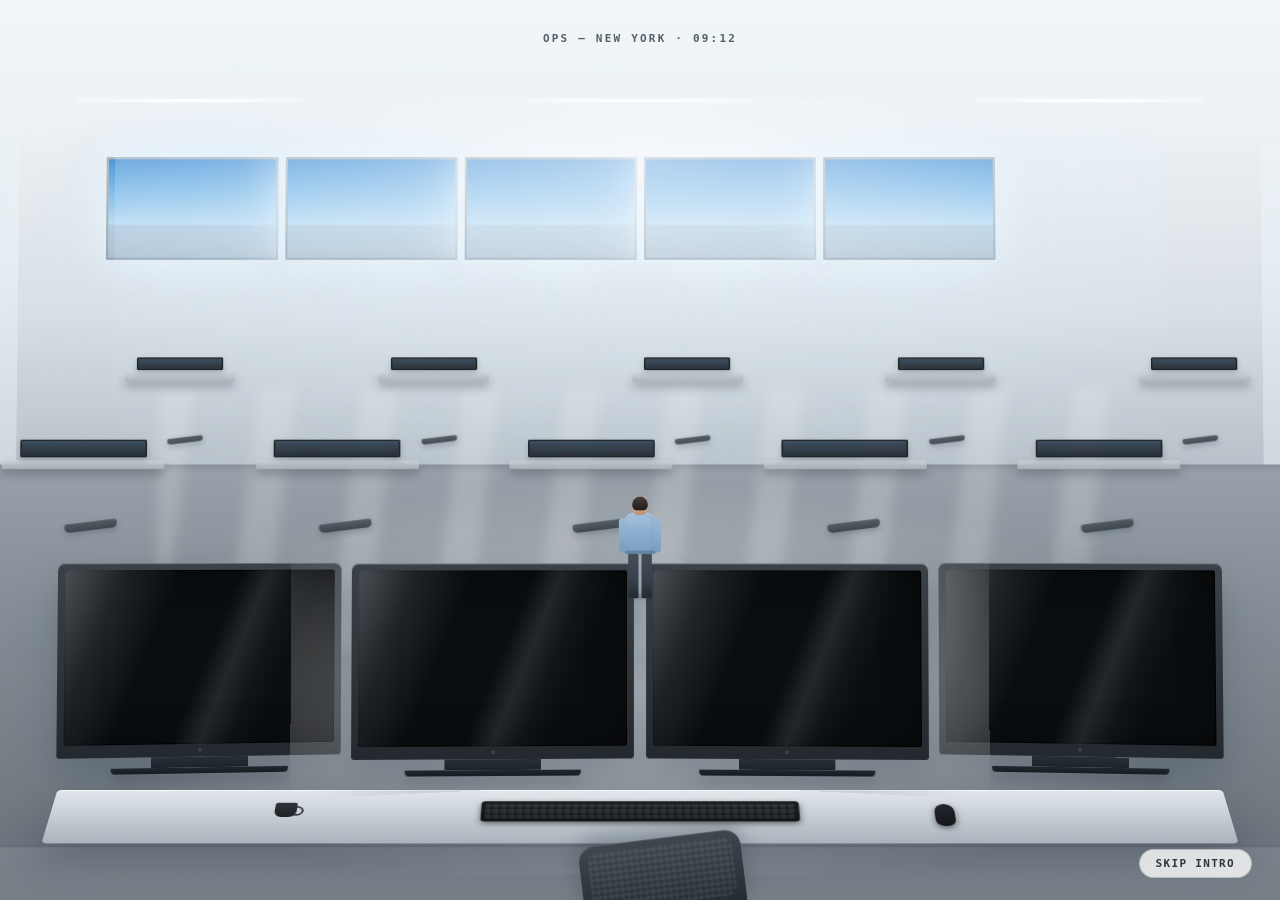
<file: web/index.html>
<!doctype html>
<html lang="en" data-theme="light">
<head>
<meta charset="utf-8">
<meta name="viewport" content="width=device-width, initial-scale=1">
<title>Exception Desk</title>
<link rel="icon" href="favicon.svg" type="image/svg+xml">
<link rel="stylesheet" href="app.css">
<link rel="stylesheet" href="intro.css">
</head>
<body>
<div class="wrap">

  <header>
    <div><h1>Exception Desk</h1></div>
    <div style="display:flex;gap:8px;align-items:center">
      <a href="board.html" class="chip" id="boardLink" style="text-decoration:none">Board</a>
      <button class="chip" id="help" style="cursor:pointer" title="Replay the tutorial">Help</button>
      <button class="chip" id="replay" style="cursor:pointer" title="Replay the arrival">Intro</button>
      <span class="chip is-static" title="All data on this page is generated, not real">Synthetic</span>
      <button id="theme" title="Light / dark">◑</button>
    </div>
  </header>
  <p class="tagline">Take the shift. Something breaks, the clock runs, and every move
    costs minutes.</p>

  <div id="err" class="err"></div>

  <!-- ==================== PICK ==================== -->
  <section id="view-pick">
    <div class="hero" id="shiftCards"></div>
    <p class="tagline-sm" style="margin-top:18px">
      Checks are deterministic — the same check always returns the same finding.
      Agents are real model calls when a key is configured. Nothing here touches a real
      market, broker or system.
    </p>
  </section>

  <!-- ==================== THE DESK ==================== -->
  <section id="view-shift" class="hidden">
    <div class="room desk-root">
      <div class="wall">
        <div class="ceilplane"><i></i><i></i><i></i><i></i></div>
        <div class="column"></div>

        <div class="glassroom">
          <div class="sil" style="left:18%"></div>
          <div class="sil" style="left:40%"></div>
          <div class="sil" style="left:66%"></div>
        </div>
        <div class="sign">Ops — Floor 31</div>

        <div class="window">
          <div class="sky" id="sky"></div>
          <svg viewBox="0 0 620 120" preserveAspectRatio="none" id="skyline"></svg>
          <div class="sun"></div>
          <div class="mullion-v"></div><div class="mullion-h"></div>
          <div class="glare"></div>
        </div>

        <div class="clocks" id="clocks"></div>
        <div class="floorline" id="floorline"></div>
        <div class="roomshafts"></div>
        <div class="sunpatch"></div>
        <div class="roomlight"></div>
      </div>

      <div class="workstation" style="padding:0 18px">
      <div class="monitors">
        <div class="monitor">
          <div class="bezel"><div class="glass">
            <div class="titlebar"><span>Alert monitor</span><span class="cnt" id="alertCount">0</span></div>
            <div class="screen" id="scrAlerts"></div>
          </div></div>
          <div class="stand"></div><div class="foot"></div>
        </div>

        <div class="monitor tall">
          <div class="bezel"><div class="glass">
            <div class="titlebar"><span id="centreTitle">Incident</span><span class="cnt" id="centreTag"></span></div>
            <div class="screen" id="scrCentre"></div>
          </div></div>
          <div class="stand"></div><div class="foot"></div>
        </div>

        <div class="monitor">
          <div class="bezel"><div class="glass">
            <div class="titlebar"><span>Shift log</span><span class="cnt" id="logCount">0</span></div>
            <div class="screen" id="scrLog"></div>
          </div></div>
          <div class="stand"></div><div class="foot"></div>
        </div>
      </div>

      <div class="deskhint" id="deskhint"></div>

      <div class="desk locked" id="desk">
        <div>
          <div class="deskplate" id="plate">Ops — New York</div>
          <div class="keys" id="keys"></div>
        </div>

        <div class="gadgets">
          <div class="deskclock">
            <div class="lbl">Elapsed</div>
            <div class="big" id="clockBig">0<span style="font-size:1rem;color:#7f8a89">/0m</span></div>
            <div class="sub" id="clockSub">shift running</div>
          </div>

          <div id="phones"></div>

          <div class="dial">
            <div class="lbl">Root cause</div>
            <select id="rootPick"></select>
            <button id="declare">Declare</button>
          </div>

          <div class="notepad" id="notepad">
            <strong>Handover pad</strong>
            End the shift and write the note for the next region.
          </div>
        </div>

        <div class="deskobjects" aria-hidden="true">
          <div class="obj-keyboard"></div>
          <div class="obj-mouse"></div>
          <div class="obj-headset"></div>
          <div class="obj-cup"></div>
          <div class="obj-bottle"></div>
          <div class="obj-plant"></div>
          <div class="obj-cables"></div>

        </div>
      </div>
    </div>
  </section>

  <!-- ==================== HANDOVER ==================== -->
  <section id="view-handover" class="hidden">
    <div class="panel">
      <div class="panelhead">
        <div>
          <h2>End of shift</h2>
          <p class="hint">Write the handover for the next region. Four sections: resolved,
            watch items, for the next region, reminders. Someone with no context has to act
            on this within five minutes.</p>
        </div>
        <button id="backToDesk" class="chip" type="button">← Back to the desk</button>
      </div>
      <p class="hint" id="handoverClock"></p>
      <textarea id="note" placeholder="RESOLVED&#10;- &#10;&#10;WATCH ITEMS&#10;- &#10;&#10;FOR THE NEXT REGION&#10;- &#10;&#10;REMINDERS&#10;- "></textarea>
      <div style="display:flex;gap:8px;margin-top:10px;flex-wrap:wrap">
        <button id="draftNote">Have the handover agent draft it</button>
        <button id="submitNote" style="border-color:var(--series-1);color:var(--series-1)">
          Send to the next region</button>
        <button id="skipJudge" title="Score the shift without sending the note to an agent">
          Finish without sending</button>
      </div>
      <div id="noteOut"></div>
    </div>
  </section>

  <!-- ==================== DEBRIEF ==================== -->
  <section id="view-debrief" class="hidden">
    <div class="panel">
      <div class="panelhead">
        <h2>Debrief</h2>
        <span class="chip is-static" id="debriefShift"></span>
      </div>
      <div class="grade" id="grade"></div>
      <p class="hint" id="gradeSub"></p>
      <div id="scoreRows" style="margin-top:14px"></div>
      <div id="truthBox"></div>
      <p style="margin-top:18px;font-size:14px;color:var(--ink-2)" id="debriefText"></p>
      <div id="judgeOut"></div>
      <div style="margin-top:18px;display:flex;gap:8px">
        <button id="again">Another shift</button>
        <a href="board.html"><button>Look at the data</button></a>
      </div>
    </div>
  </section>

  <footer>
    All data synthetic. Topology, failure modes and propagation are modelled on how
    systematic trading operations break; no real market data, broker relationship or
    firm system is involved.
  </footer>
</div>

<script>
const $ = (s) => document.querySelector(s);
const AGENT_COST = 4;

/** Application state events. Emitted at the point the state actually changes,
 *  not from a click handler — anything that wants to observe the app (the
 *  tutorial today, analytics or tests tomorrow) listens to these. */
const emit = (name, detail) =>
  dispatchEvent(new CustomEvent('ed:' + name, { detail }));
const D = { shifts: null, answers: null, agents: null };
let S = null;

const getJSON = async (p) => {
  const r = await fetch(p, { cache: 'no-store' });
  if (!r.ok) throw new Error(p + ' → HTTP ' + r.status);
  return r.json();
};
const clock = (m) => `${String(Math.floor(m/60)%24).padStart(2,'0')}:${String(Math.floor(m%60)).padStart(2,'0')}`;
const esc = (s) => String(s).replace(/[&<>]/g, (c) => ({ '&':'&amp;','<':'&lt;','>':'&gt;' }[c]));

/** Alert messages are written as "service: what happened", and the row already
 *  shows the service in its own column. Printing both gives every line the
 *  shape "svc_oms — svc_oms: queue depth 38000", which reads as a rendering
 *  bug and costs a third of the row's width. */
const msgOf = (a) => {
  const m = String(a.message || '');
  const prefix = a.service + ': ';
  return m.startsWith(prefix) ? m.slice(prefix.length) : m;
};

/* ------------------------------------------------------------------ boot */
(async function boot() {
  try {
    [D.shifts, D.answers, D.agents] = await Promise.all([
      getJSON('data/shifts.json'), getJSON('data/shift_answers.json'), getJSON('data/agents.json'),
    ]);
  } catch (e) {
    $('#err').textContent = 'Could not load data — ' + e.message +
      '  •  run `make site`, then `make serve` (http, not file://)';
    return;
  }
  $('#shiftCards').innerHTML = D.shifts.map((s, i) => `
    <button class="card" data-i="${i}">
      <span class="when">${esc(s.opens_at)}</span>
      <h3>${esc(s.title)}</h3>
      <p>${esc(s.brief.slice(0, 145))}…</p>
      <span class="meta">${s.budget_minutes} min · ${s.checks.length} checks</span>
    </button>`).join('');
  document.querySelectorAll('.card').forEach((c) =>
    c.addEventListener('click', () => start(D.shifts[+c.dataset.i])));

  // The tour waits for the arrival sequence rather than competing with it.
  // `introPending` is set the moment intro.js is parsed; #intro itself is not
  // built until DOMContentLoaded, and this function has already awaited a fetch
  // by the time it looks — so asking for the element raced the film and could
  // put the welcome card on top of it.
  const forced = new URLSearchParams(location.search).has('tutorial');
  if (window.introPending) {
    addEventListener('intro:done', () => Tour.start(forced), { once: true });
  } else {
    setTimeout(() => Tour.start(forced), 400);
  }
})();

const show = (id) => {
  ['pick','shift','handover','debrief'].forEach((v) =>
    $('#view-' + v).classList.toggle('hidden', v !== id));
  window.scrollTo({ top: 0, behavior: 'smooth' });
};

/* ------------------------------------------------------------------ run */
async function start(shift) {
  let alerts = [];
  try {
    const p = await getJSON(`data/${shift.key}.alerts.json`);
    // Time alerts from the minute the shift opens, not from the scenario window.
    // You are picking up an incident already in progress: anything that fired
    // before you sat down (rel < 0) is on the board when you accept.
    const open = shiftHour(shift) * 60;
    alerts = p.alerts.map((a) => ({ ...a, rel: a.ts_minute - open })).sort((x, y) => x.rel - y.rel);
  } catch { /* the board is a bonus, not a dependency */ }

  S = { shift, alerts, elapsed: 0, log: [], findings: [], checksRun: [], actionsTaken: [],
        impactsReached: [], declaredRoot: null, declaredAt: null, agentsUsed: [],
        busy: false, centre: { mode: 'brief' }, lastSeen: 12, phase: 'off', powered: false };

  emit('scenario-picked', { key: shift.key });
  // opens_at already carries the region ("05:12 New York"), so concatenating the
  // desk name gave "Ops — New York · 05:12 New York". Keep the desk, take the clock.
  $('#plate').textContent = 'Ops — New York  ·  ' + String(shift.opens_at || '').replace(/\s*New York\s*$/i, '');
  $('#rootPick').innerHTML = '<option value="">— select —</option>' +
    shift.candidates.map((c) => `<option value="${c}">${c}</option>`).join('');
  $('#note').value = ''; $('#noteOut').innerHTML = ''; $('#judgeOut').innerHTML = '';

  paintWindow(shiftHour(shift));
  paintFloor();
  paintClocks();
  show('shift');
  render();
}

/* --------------------------------------------------------- the room */

const shiftHour = (shift) => {
  const m = /(\d{1,2}):(\d{2})/.exec(shift.opens_at || '');
  return m ? +m[1] + (+m[2]) / 60 : 6;
};

/** Daylight sky. The desk is always shown as a working floor during business
 *  hours — the shift's own clock still says 05:12, but the ROOM reads as a lit
 *  modern office, which is the contrast the scene is built on. Earlier hours
 *  get a marginally cooler sky, never a dark one. */
function skyFor(h) {
  if (h < 7)  return ['#5f9fd8', '#95c3e6', '#cfe3f2'];   // early, still bright
  if (h < 9)  return ['#559ad9', '#8fc0e8', '#d6e8f5'];
  return ['#4a93d6', '#84b9e6', '#dceaf4'];               // mid-morning
}

function paintWindow(hour) {
  const [a, b, c] = skyFor(hour);
  $('#sky').style.background = `linear-gradient(180deg, ${a} 0%, ${b} 58%, ${c} 100%)`;

  // Deterministic skyline: same city every time, so the scene is stable across
  // runs and screenshots. Daytime, so the towers are lit surfaces rather than
  // silhouettes and almost no interior lights show.
  let seed = 20260924;
  const rnd = () => (seed = (seed * 1103515245 + 12345) & 0x7fffffff) / 0x7fffffff;
  const dark = false;
  const lit = 0.04;
  let out = '', x = -8;
  while (x < 628) {
    const w = 22 + Math.round(rnd() * 34);
    const h = 26 + Math.round(rnd() * 78);
    const shade = dark ? '#05070c' : '#2c3f52';
    out += `<rect x="${x}" y="${120 - h}" width="${w}" height="${h}" fill="${shade}"/>`;
    for (let wy = 120 - h + 7; wy < 114; wy += 9) {
      for (let wx = x + 5; wx < x + w - 5; wx += 8) {
        if (rnd() < lit) {
          const warm = '#e8f2fa';
          out += `<rect x="${wx}" y="${wy}" width="3" height="4" fill="${warm}" opacity="${0.5 + rnd() * 0.5}"/>`;
        }
      }
    }
    x += w + 3 + Math.round(rnd() * 5);
  }
  $('#skyline').innerHTML = out;
}

/** Other workstations on the floor: receding rows of desks, chairs and seated
 *  silhouettes. Deterministic, so the office is the same one every time. */
function paintFloor() {
  const el = $('#floorline');
  if (!el || el.dataset.done) return;
  let seed = 7731;
  const rnd = () => (seed = (seed * 1103515245 + 12345) & 0x7fffffff) / 0x7fffffff;
  let out = '';
  for (let row = 0; row < 2; row++) {
    const scale = row === 0 ? 1 : 0.72;
    const n = row === 0 ? 5 : 6;
    for (let i = 0; i < n; i++) {
      const left = (row ? 2 : 6) + i * (row ? 16.4 : 19);
      const w = 13 * scale;
      const occupied = rnd() > 0.35;
      out += `<div class="fdesk" style="left:${left}%;width:${w}%;
                bottom:${row ? 44 : 2}px;opacity:${row ? .62 : .9};
                filter:blur(${row ? 1 : 0}px)">
                ${occupied ? '<div class="fperson"></div>' : ''}
                <div class="fmon" style="width:74%;height:${22 * scale}px"></div>
                <div class="ftop"></div>
                <div class="fchair"></div>
              </div>`;
    }
  }
  el.innerHTML = out;
  el.dataset.done = '1';
}

/** Wall clocks for the major centres, hands set from the shift's own hour. */
function paintClocks() {
  const el = $('#clocks');
  if (!el || !S) return;
  const base = shiftHour(S.shift);
  const zones = [['NYC', 0], ['LDN', 5], ['HKG', 12]];
  el.innerHTML = zones.map(([name, off]) => {
    const h = (base + off) % 24, m = (base % 1) * 60;
    const hDeg = (h % 12) * 30 + m * 0.5, mDeg = m * 6;
    return `<div class="clk"><div class="face">
        <i style="transform:rotate(${hDeg}deg)"></i>
        <b style="transform:rotate(${mDeg}deg)"></b>
      </div><span>${name}</span></div>`;
  }).join('');
}

/* --------------------------------------------------------- power on */

const BOOT = [
  'EG OPS WORKSTATION  ·  ny-ops-04',
  'mounting /alerts ................ ok',
  'mounting /runbooks .............. ok',
  'attaching alert bus ............. ok',
  'attaching drop copy feed ........ ok',
  'agent gateway ................... ok',
  '',
];

async function powerOn() {
  if (S.phase !== 'off') return;
  S.phase = 'boot';
  S.powered = true;
  // Announced from the state transition, not the click, so the tutorial advances
  // on what the machine actually did. Fired at the start of boot rather than the
  // end: the next tutorial step describes the screens, and they are waking now.
  emit('workstation-powered', { host: 'ny-ops-04' });
  render();
  const scr = $('#scrCentre');
  scr.innerHTML = '<div class="boot"></div>';
  const box = scr.firstChild;
  for (const line of BOOT) {
    box.innerHTML += (line.endsWith('ok')
      ? line.replace(/ok$/, '<span class="ok">ok</span>')
      : line) + '\n';
    await sleep(line ? 190 : 90);
  }
  box.innerHTML += '<span class="cur">incident queue</span>\n';
  await sleep(520);
  S.phase = 'brief';
  S.centre = { mode: 'brief' };
  render();
}

const sleep = (ms) => new Promise((r) => setTimeout(r, ms));

/** Put the workstation on screen: the daylight band, the screens, and as much of
 *  the desk as the viewport allows.
 *
 *  Scrolling to the DESK (block:'end') overshoots — it pins the desk's bottom to
 *  the viewport bottom and throws the room and the top of the monitors off the
 *  top, which reads as the page having jumped somewhere else. Aligning the scene
 *  itself to the top keeps the room, the screens and the first two rows of
 *  controls together, which is the frame the shift is actually played in.
 *
 *  Nothing moves if the desk controls are already reachable. */
function bringDeskIntoView() {
  const scene = document.querySelector('.room');
  const keys = $('#keys');
  if (!scene) return;
  requestAnimationFrame(() => {
    const k = keys && keys.getBoundingClientRect();
    if (k && k.top >= 0 && k.bottom <= innerHeight) return;   // already usable
    const smooth = !matchMedia('(prefers-reduced-motion: reduce)').matches;
    scene.scrollIntoView({ block: 'start', behavior: smooth ? 'smooth' : 'auto' });
  });
}

function acknowledge() {
  if (S.phase !== 'brief') return;
  setTimeout(() => Tour.hint('shift-live', '#clockBig',
    'The clock only moves when you act. Every check, call and agent dispatch costs minutes, and the damage below accrues while they pass.'), 700);
  S.phase = 'live';
  S.log.push({ at: 0, what: 'Shift accepted — clock running' });
  emit('shift-accepted', { key: S.shift.key });
  render();
  // The room has done its job. Compress it and put the working surface on
  // screen: at 1440x900 the desk — every control in the game — was entirely
  // below the fold at the exact moment the user was told to start working.
  document.querySelector('.room').classList.add('compact');
  bringDeskIntoView();
}

/** Turn-based: the clock moves only when you act. The decision is which minutes
 *  to spend, not how fast you can read. Returns the caller's own log entry,
 *  because impact entries may be appended after it. */
function spend(minutes, what) {
  const before = S.elapsed;
  S.elapsed += minutes;
  const entry = { at: before, what };
  S.log.push(entry);
  for (const imp of S.shift.impacts) {
    if (imp.at_minute > before && imp.at_minute <= S.elapsed &&
        !S.impactsReached.some((i) => i.at_minute === imp.at_minute)) {
      S.impactsReached.push(imp);
      S.log.push({ at: imp.at_minute, impact: imp });
    }
  }
  return entry;
}

function runCheck(check) {
  if (S.phase !== 'live' || S.checksRun.includes(check.id) || S.busy || over()) return;
  const finding = D.answers[S.shift.key].findings[check.id];
  const entry = spend(check.cost_minutes, check.label);
  S.checksRun.push(check.id);
  S.findings.push({ id: check.id, label: check.label, finding, minute: S.elapsed });
  entry.found = finding;
  S.centre = { mode: 'finding', check, finding };
  emit('check-run', { id: check.id });
  render();
  Tour.hint('first-finding', '#scrCentre',
    'Findings are deterministic — the same check always returns this. Read it against the alert board and decide what it rules out.');
}

function takeAction(req) {
  if (S.phase !== 'live' || S.actionsTaken.some((a) => a.id === req.id) || S.busy || over()) return;
  spend(2, req.label);
  S.actionsTaken.push({ id: req.id, minute: S.elapsed });
  render();
}

const over = () => !!S && S.elapsed >= S.shift.budget_minutes;

/* ------------------------------------------------------------------ agents */
async function callAgent(agentId, { question = '', note = '' } = {}) {
  const a = D.agents.find((x) => x.id === agentId);
  const ctx = agentId === 'judge' ? judgeContext() : simContext();
  const user = a.mode === 'note'
      ? `${a.prefix}${note}\n\nWHAT THIS SHIFT NEEDED TO PASS ON, AND WHAT HAPPENED:\n${ctx}`
    : a.mode === 'question' ? `${a.prefix}${question}\n\nBRIEF:\n${ctx}`
    : `${a.prefix}${ctx}`;
  try {
    const r = await fetch('/api/agent', {
      method: 'POST', headers: { 'content-type': 'application/json' },
      // The page names a tier, never a model: which model serves which tier is
      // a server concern, so swapping it needs no change here.
      body: JSON.stringify({ system: a.system, user, tier: a.tier || 'fast' }),
    });
    const data = await r.json();
    if (!r.ok) return { error: data.message || data.error || ('HTTP ' + r.status) };
    return { text: data.text, model: data.model, usage: data.usage };
  } catch (e) { return { error: e.message }; }
}

/** What the analyst has established — deliberately not the answer key. */
function simContext() {
  const recent = S.alerts.filter((a) => a.rel <= S.elapsed + 12).slice(-18).reverse();
  const L = [`SHIFT: ${S.shift.title} — opened ${S.shift.opens_at}`,
             `SITUATION AS BRIEFED: ${S.shift.brief}`,
             `ELAPSED: ${S.elapsed} minutes of a ${S.shift.budget_minutes} minute window`, ''];
  if (S.findings.length) {
    L.push('CHECKS RUN AND WHAT THEY RETURNED:');
    S.findings.forEach((f) => L.push(`  [${f.minute}m] ${f.label}`, `      → ${f.finding}`));
  } else L.push('CHECKS RUN: none yet. Nothing established beyond the brief.');
  L.push('');
  if (S.impactsReached.length) {
    L.push('IMPACT SO FAR:');
    S.impactsReached.forEach((i) => L.push(`  [${i.at_minute}m] ${i.headline} — ${i.detail}`));
    L.push('');
  }
  L.push(`ANALYST'S WORKING ROOT CAUSE: ${S.declaredRoot || 'not yet declared.'}`, '');
  if (recent.length) {
    L.push(`ALERT BOARD (${recent.length} most recent):`);
    recent.forEach((a) => L.push(`  ${clock(a.ts_minute)} ${a.severity} ${a.service}: ${a.message}`));
  }
  return L.join('\n');
}

function judgeContext() {
  const ans = D.answers[S.shift.key];
  const L = [`SHIFT: ${S.shift.title}`, '', 'WHAT THE NEXT REGION NEEDS FROM THIS NOTE:'];
  ans.handover_must_cover.forEach((i) => L.push(`  - ${i}`));
  L.push('', `WHAT ACTUALLY HAPPENED: the root cause was ${ans.true_root}.`);
  if (S.findings.length) {
    L.push('Established during the shift:');
    S.findings.forEach((f) => L.push(`  - ${f.finding}`));
  } else L.push('The outgoing analyst established nothing beyond the initial brief.');
  return L.join('\n');
}


/* ------------------------------------------------------------------ agent briefing
   Clicking an agent explains it before anything runs. Two reasons this exists:
   a first-time viewer needs to understand why there are several specialised
   agents rather than one chat box, and nobody should spend a model call — or
   four simulated minutes — without being told that is what the button does. */
function openAgentSheet(agentId, opts = {}) {
  const a = D.agents.find((x) => x.id === agentId);
  if (!a) return;
  closeSheet();

  const cost = opts.costMinutes === undefined ? AGENT_COST : opts.costMinutes;
  const wrap = document.createElement('div');
  wrap.className = 'sheetwrap';
  wrap.innerHTML = `
    <div class="sheet" role="dialog" aria-modal="true" aria-label="${esc(a.name)} agent">
      <header>
        <div>
          <div class="eyebrow">Live agent</div>
          <h3>${esc(a.name)}</h3>
          <p class="role">${esc(a.role || a.blurb)}</p>
        </div>
        <span class="tierbadge ${a.tier === 'reason' ? 'reason' : ''}">${a.tier === 'reason' ? 'Reasoning' : 'Fast'}</span>
      </header>
      <div class="body">
        <h4>What it can help you investigate</h4>
        <ul>${(a.can_do || []).map((c) => `<li>${esc(c)}</li>`).join('')}</ul>

        ${(a.understands || []).length ? `
          <h4>What it reads</h4>
          <div class="reads">${a.understands.map((u) => `<span>${esc(u)}</span>`).join('')}</div>` : ''}

        ${(a.examples || []).length ? `
          <h4>For example</h4>
          <div class="examples">${a.examples.map((x) => `<p>&ldquo;${esc(x)}&rdquo;</p>`).join('')}</div>` : ''}

        ${a.wont_do ? `<h4>What it will not do</h4><p class="limit">${esc(a.wont_do)}</p>` : ''}

        <div class="meta"><span>${esc(a.on_activate || 'One API call.')}</span></div>
      </div>
      <footer>
        <button type="button" data-close>Cancel</button>
        <button type="button" class="go" data-go>${esc(a.cta || 'Run agent')}</button>
      </footer>
    </div>`;

  document.body.appendChild(wrap);
  requestAnimationFrame(() => wrap.classList.add('in'));
  emit('agent-opened', { agent: agentId });
  Tour.hint('agent-open', '.sheet',
    'Agents investigate different parts of the incident. Nothing runs until you choose to activate one — you stay in control of when the model is used.');

  const go = () => { closeSheet(); (opts.onConfirm || (() => dispatch(agentId)))(); };
  wrap.querySelector('[data-go]').onclick = go;
  wrap.querySelectorAll('[data-close]').forEach((b) => (b.onclick = closeSheet));
  wrap.addEventListener('click', (e) => { if (e.target === wrap) closeSheet(); });
  document.addEventListener('keydown', sheetKeys);
  wrap.querySelector('[data-go]').focus();
  openSheet = wrap;
}

let openSheet = null;
function closeSheet() {
  if (!openSheet) return;
  const el = openSheet; openSheet = null;
  el.classList.remove('in');
  document.removeEventListener('keydown', sheetKeys);
  setTimeout(() => el.remove(), 200);
}
function sheetKeys(e) {
  if (e.key === 'Escape') { e.preventDefault(); closeSheet(); }
}

async function dispatch(agentId) {
  if (S.phase !== 'live' || S.busy || over()) return;
  S.busy = true;
  const a = D.agents.find((x) => x.id === agentId);
  spend(AGENT_COST, `Dispatched ${a.name}`);
  S.agentsUsed.push(agentId);
  S.centre = { mode: 'agent', agent: a, text: null, working: true };
  render();
  const res = await callAgent(agentId);
  S.busy = false;
  S.centre = { mode: 'agent', agent: a, text: res.text, error: res.error,
               model: res.model, usage: res.usage, working: false };
  render();
}

/** What the operator sees when an agent cannot be reached.
 *
 *  The raw failure is usually "Unexpected token '<', \"<!DOCTYPE\"... is not
 *  valid JSON" — the page asked for an agent, got an HTML 404 back and tried to
 *  parse it. True, and meaningless to anyone who is not holding the source. The
 *  first line says what it means for the shift; the detail is kept, but last. */
function agentError(msg) {
  const raw = String(msg || '');
  const noEndpoint = /Unexpected token|not valid JSON|Failed to fetch|NetworkError|501|404/i.test(raw);
  const noKey = /no_key|not set on the server/i.test(raw);

  const why = noKey
    ? 'The agent endpoint is running but has no model key configured.'
    : noEndpoint
      ? 'No agent endpoint is answering — this page is being served without one.'
      : 'The agent endpoint returned an error.';

  return 'AGENTS ARE OFFLINE\n\n' + why +
    '\n\nEverything else on the desk is unaffected: checks, the phones, the clock,' +
    '\nroot-cause scoring and the debrief are all deterministic and need no model.' +
    '\n\nTo turn agents on, set OPENAI_API_KEY (or ANTHROPIC_API_KEY) and serve with' +
    '\n`make serve` locally, or as an environment variable on Vercel.' +
    (raw ? '\n\ndetail: ' + raw : '');
}

/* ------------------------------------------------------------------ render */
function render() {
  const sh = S.shift, done = over();
  const worst = S.impactsReached[S.impactsReached.length - 1];
  const live = S.phase === 'live';

  // Screens are physically off until the machine is powered on.
  const dark = S.phase === 'off';
  document.querySelectorAll('.monitor .glass').forEach((g) => g.classList.toggle('off', dark));
  document.querySelectorAll('.monitor .bezel').forEach((b) => b.classList.toggle('off', dark));
  const desk = $('#desk');
  desk.classList.toggle('locked', !live);
  // Say WHY the desk cannot be used, on the desk, in the same words as the hint
  // above it. "Silently disabled" is the failure mode we are designing out.
  const reason = dark ? 'Power on the workstation to use the desk'
    : S.phase === 'boot' ? 'Starting up…'
    : S.phase === 'brief' ? 'Accept the shift to unlock the desk'
    : '';
  desk.setAttribute('data-locked-reason', reason);
  desk.setAttribute('aria-disabled', String(!live));
  // The controls themselves carry `disabled` while the desk is locked (set
  // where they are built, in renderDesk) — that keeps them out of the tab order
  // natively. Doing it here instead was a no-op: renderDesk rebuilds the
  // buttons afterwards on every render.
  $('#notepad').setAttribute('tabindex', live ? '0' : '-1');
  $('#deskhint').textContent = dark ? 'the machine is off'
    : S.phase === 'boot' ? 'starting up…'
    : S.phase === 'brief' ? 'read the incident, then accept the shift'
    : '';

  if (dark) {
    $('#alertCount').textContent = '';
    $('#logCount').textContent = '';
    $('#centreTitle').textContent = '';
    $('#centreTag').textContent = '';
    ['#scrAlerts', '#scrLog'].forEach((id) => $(id).innerHTML = '<div class="offglass"></div>');
    $('#scrCentre').innerHTML =
      `<div class="offglass"><button class="powerbtn" id="power">
         <span class="ring"></span>Power on</button></div>`;
    $('#power').onclick = powerOn;
    renderDesk(sh, done, live, worst);
    return;
  }
  if (S.phase === 'boot') {
    $('#centreTitle').textContent = 'boot'; $('#centreTag').textContent = '';
    $('#alertCount').textContent = ''; $('#logCount').textContent = '';
    ['#scrAlerts', '#scrLog'].forEach((id) => $(id).innerHTML = '<div class="scr-dim">…</div>');
    renderDesk(sh, done, live, worst);
    return;
  }

  // ---- left screen: the alert board
  const cutoff = live ? S.elapsed + 12 : -1;
  const visible = S.alerts.filter((a) => a.rel <= cutoff);
  $('#alertCount').textContent = visible.length;
  $('#scrAlerts').innerHTML = visible.slice().reverse().slice(0, 60).map((a) => `
    <div class="srow sev-${a.severity} ${a.rel > S.lastSeen ? 'new' : ''}">
      <span class="s-t">${clock(a.ts_minute)}</span>
      <span class="s-${a.severity}">${a.severity}</span>
      <span class="s-m"><b>${esc(a.service)}</b> ${esc(msgOf(a))}</span>
    </div>`).join('') || '<div class="scr-dim">board quiet</div>';
  S.lastSeen = cutoff;

  // ---- centre screen
  renderCentre();

  // ---- right screen: the log
  $('#logCount').textContent = S.log.length;
  $('#scrLog').innerHTML = S.log.slice().reverse().map((e) => e.impact
    ? `<div style="margin-bottom:9px"><span class="scr-dim">${e.at}m</span>
         <div class="impactline"><span class="scr-bad">${esc(e.impact.headline)}</span><br>
         <span class="scr-dim">${esc(e.impact.detail)}</span></div></div>`
    : `<div style="margin-bottom:9px"><span class="scr-dim">${e.at}m</span> ${esc(e.what)}
         ${e.found ? `<div class="finding">${esc(e.found)}</div>` : ''}</div>`).join('')
    || '<div class="scr-dim">nothing logged</div>';

  renderDesk(sh, done, live, worst);
}

function renderDesk(sh, done, live, worst) {
  // ---- desk: diagnostic keys
  $('#keys').innerHTML = sh.checks.map((c, i) => {
    const ran = S.checksRun.includes(c.id);
    return `<button class="key ${ran ? 'done' : ''}" data-check="${c.id}"
      ${ran || done || S.busy || !live ? 'disabled' : ''}>
      <span>${esc(c.label)}</span><span class="c">${ran ? '✓' : c.cost_minutes + 'm'}</span></button>`;
  }).join('') + D.agents.filter((a) => ['triage','broker','pm'].includes(a.id)).map((a) => `
      <button class="key" data-agent="${a.id}" ${done || S.busy || !live ? 'disabled' : ''}>
        <span>▸ ${esc(a.name)} agent</span><span class="c">${AGENT_COST}m</span></button>`).join('');
  document.querySelectorAll('[data-check]').forEach((b) =>
    b.onclick = () => runCheck(sh.checks.find((c) => c.id === b.dataset.check)));
  document.querySelectorAll('[data-agent]').forEach((b) =>
    b.onclick = () => openAgentSheet(b.dataset.agent));

  // ---- desk: the phone. Rings when a required action is due and unanswered.
  $('#phones').innerHTML = sh.required.map((r) => {
    const t = S.actionsTaken.find((a) => a.id === r.id);
    const overdue = !t && r.by_minute && S.elapsed >= r.by_minute * 0.5;
    const cls = t ? 'answered' : overdue ? 'ringing' : '';
    const st = t ? (r.by_minute && t.minute > r.by_minute ? `answered late (${t.minute}m)` : `answered ${t.minute}m`)
                 : overdue ? 'holding' : 'idle';
    return `<button class="phone ${cls}" data-act="${r.id}" ${t || done || S.busy || !live ? 'disabled' : ''}>
      <div class="lbl">${esc(r.label)}</div>
      <div class="st"><span class="bulb"></span>${st}${t ? '' : ' · 2m'}</div></button>`;
  }).join('');
  document.querySelectorAll('[data-act]').forEach((b) =>
    b.onclick = () => takeAction(sh.required.find((r) => r.id === b.dataset.act)));

  // ---- desk clock
  const cl = $('#clockBig');
  cl.className = 'big' + (done ? ' bad' : S.elapsed > sh.budget_minutes * 0.7 ? ' warn' : '');
  cl.innerHTML = `${S.elapsed}<span style="font-size:1rem;color:#7f8a89">/${sh.budget_minutes}m</span>`;
  $('#clockSub').textContent = done ? 'shift over — write the handover'
    : worst ? worst.headline : 'contained';
  $('#clockSub').style.color = done || (worst && worst.severity === 'critical') ? '#ff6b6b'
    : worst ? '#ffd166' : '#7f8a89';

  $('#declare').disabled = !!S.declaredRoot || done || S.busy || !live;
  $('#rootPick').disabled = !!S.declaredRoot || done || !live;
  if (S.declaredRoot) $('#rootPick').value = S.declaredRoot;

  // Say so on the dial, not only in the log: a state change the operator
  // cannot see on the control they just used reads as a dead button.
  const dial = $('#declare').parentElement;
  let mark = dial.querySelector('.declared');
  if (S.declaredRoot && !mark) {
    mark = document.createElement('div');
    mark.className = 'declared';
    dial.appendChild(mark);
  }
  if (mark) {
    mark.innerHTML = S.declaredRoot
      ? `✓ declared at ${S.declaredAt}m` : '';
    mark.style.display = S.declaredRoot ? 'flex' : 'none';
  }
  $('#declare').textContent = S.declaredRoot ? 'Declared' : 'Declare';

  // Every render path ends here, and it runs after the screens and the desk have
  // been written — so the tutorial is re-aligned in the off and brief phases too,
  // which is where the power button and the accept button live. Gating this on
  // `live` was why a tour step could never pick up a control on a dark desk.
  if (window.Tour) Tour.resume();
}

function renderCentre() {
  const c = S.centre, t = $('#centreTitle'), tag = $('#centreTag'), scr = $('#scrCentre');
  if (c.mode === 'finding') {
    t.textContent = 'Diagnostic'; tag.textContent = c.check.cost_minutes + 'm';
    scr.innerHTML = `<div class="scr-dim">${esc(c.check.label)}</div>
      <div class="finding" style="margin-top:8px">${esc(c.finding)}</div>
      <div class="scr-dim" style="margin-top:14px">${S.checksRun.length}/${S.shift.checks.length} checks run</div>`;
  } else if (c.mode === 'agent') {
    t.textContent = c.agent.name + ' agent';
    tag.textContent = c.working ? 'working'
      : c.text ? (c.model || 'live') + (c.usage ? ` · ${c.usage.input}+${c.usage.output} tok` : '')
      : 'error';
    scr.innerHTML = c.working
      ? `<span class="spin"></span> <span class="scr-dim">dispatched — waiting on the model…</span>`
      : `<div style="white-space:pre-wrap">${esc(c.text || agentError(c.error))}</div>`;
  } else {
    t.textContent = 'Incident'; tag.textContent = S.shift.opens_at;
    const accepted = S.phase === 'live';
    scr.innerHTML = `<div style="font-size:13px;color:#fff;margin-bottom:8px">${esc(S.shift.title)}</div>
      <div style="white-space:pre-wrap;line-height:1.6">${esc(S.shift.brief)}</div>
      ${accepted
        ? `<div class="scr-dim" style="margin-top:16px">Run a check from the desk. Findings appear here.</div>`
        : `<div style="margin-top:18px"><button class="powerbtn" id="accept" style="margin:0">
             <span class="ring"></span>Accept the shift</button></div>
           <div class="scr-dim" style="margin-top:10px">The clock starts when you accept.</div>`}`;
    if (!accepted) { const el = $('#accept'); if (el) el.onclick = acknowledge; }
  }
}

/* ------------------------------------------------------------------ desk controls */
$('#declare').onclick = () => {
  const v = $('#rootPick').value;
  if (!v) return;
  spend(1, `Declared root cause: ${v}`);
  S.declaredRoot = v; S.declaredAt = S.elapsed;
  emit('root-declared', { root: v });
  S.centre = { mode: 'brief' };
  render();
};
$('#notepad').onclick = () => {
  show('handover');
  // Say where the shift stands, so the pad is not a context-free text box.
  $('#handoverClock').textContent = over()
    ? `Shift over at ${S.elapsed} of ${S.shift.budget_minutes} minutes.`
    : `${S.elapsed} of ${S.shift.budget_minutes} minutes used · `
      + `${S.checksRun.length} checks run · `
      + (S.declaredRoot ? `root declared: ${S.declaredRoot}` : 'no root cause declared yet');
};

$('#draftNote').onclick = () => openAgentSheet('handover', {
  costMinutes: 0,
  onConfirm: draftHandover,
});

async function draftHandover() {
  $('#noteOut').innerHTML = `<div class="agentout"><h4><span>Handover agent</span><span class="spin"></span></h4>drafting…</div>`;
  const res = await callAgent('handover');
  if (res.text) { $('#note').value = res.text; $('#noteOut').innerHTML = ''; }
  else $('#noteOut').innerHTML = `<div class="agentout"><h4><span>Handover agent</span><span class="src">unavailable</span></h4>${esc(agentError(res.error))}</div>`;
}

$('#submitNote').onclick = () => openAgentSheet('judge', {
  costMinutes: 0,
  onConfirm: sendHandover,
});

async function sendHandover() {
  const note = $('#note').value.trim();
  showDebrief();
  if (!note) {
    $('#judgeOut').innerHTML = `<div class="agentout"><h4><span>Next region</span><span class="src">not sent</span></h4>No handover was written. The incoming analyst starts from nothing.</div>`;
    return;
  }
  $('#judgeOut').innerHTML = `<div class="agentout"><h4><span>Next region</span><span class="spin"></span></h4>reading your note…</div>`;
  const res = await callAgent('judge', { note });
  $('#judgeOut').innerHTML = res.text
    ? `<div class="agentout"><h4><span>Next region</span><span class="src live">live</span></h4>${esc(res.text)}</div>`
    : `<div class="agentout"><h4><span>Next region</span><span class="src">unavailable</span></h4>${esc(agentError(res.error))}</div>`;
}

/* ------------------------------------------------------------------ scoring
   Mirrors exception_desk/sim.py::score_run. The Python version is the reference
   and is unit-tested; this one runs offline so the debrief works on a static
   deploy with no backend. */
function scoreRun() {
  const sh = S.shift, ans = D.answers[sh.key], lines = [];
  let points = 0;

  if (S.declaredRoot === ans.true_root && S.declaredAt != null) {
    const p = Math.round(20 + 20 * Math.max(0, 1 - S.declaredAt / sh.budget_minutes));
    lines.push({ label: 'Root cause', points: p, of: 40,
      note: `Correct (${ans.true_root}) at minute ${S.declaredAt} of ${sh.budget_minutes}.` });
  } else if (S.declaredRoot) {
    lines.push({ label: 'Root cause', points: 0, of: 40,
      note: `Declared ${S.declaredRoot}; the cause was ${ans.true_root}. That was a symptom.` });
  } else lines.push({ label: 'Root cause', points: 0, of: 40, note: 'No root cause declared.' });
  points += lines[0].points;

  const per = 35 / Math.max(1, sh.required.length);
  let got = 0; const notes = [];
  for (const r of sh.required) {
    const t = S.actionsTaken.find((a) => a.id === r.id);
    if (!t) notes.push(`missed: ${r.label}`);
    else if (r.by_minute && t.minute > r.by_minute) {
      got += per * 0.4; notes.push(`late (${t.minute}m, needed by ${r.by_minute}m): ${r.label}`);
    } else got += per;
  }
  lines.push({ label: 'Required actions', points: Math.round(got), of: 35,
    note: notes.join('; ') || 'All taken in time.' });
  points += Math.round(got);

  const ran = new Set(S.checksRun);
  const found = ans.decisive.filter((d) => ran.has(d));
  const wasted = ans.red_herrings.filter((h) => ran.has(h));
  const eff = Math.max(0, Math.min(25, 25 * (found.length / Math.max(1, ans.decisive.length)) - 4 * wasted.length));
  lines.push({ label: 'Diagnostic efficiency', points: Math.round(eff), of: 25,
    note: `${found.length}/${ans.decisive.length} decisive checks run` +
          (wasted.length ? `, ${wasted.length} dead end${wasted.length > 1 ? 's' : ''}` : '') });
  points += Math.round(eff);

  return { points, lines, debrief: ans.debrief,
    grade: points >= 85 ? 'Clean shift' : points >= 70 ? 'Solid'
         : points >= 50 ? 'Survivable' : 'The desk noticed' };
}

function showDebrief() {
  const r = scoreRun();
  const ans = D.answers[S.shift.key] || {};
  $('#debriefShift').textContent = S.shift.title;
  $('#grade').textContent = r.grade;
  $('#gradeSub').textContent = `${r.points} / 100 · ${S.elapsed} minutes · ${S.checksRun.length} checks · ${S.agentsUsed.length} agent dispatches`;
  $('#scoreRows').innerHTML = r.lines.map((l) => `
    <div class="scorerow">
      <div><strong>${esc(l.label)}</strong><div class="note">${esc(l.note)}</div></div>
      <div class="n">${l.points}/${l.of}</div></div>`).join('');

  // Always show the answer. A debrief that scores you 0/40 for the root cause
  // and then declines to say what it was teaches nothing — and the whole point
  // of these scenarios is the thing you were supposed to notice.
  const right = S.declaredRoot && S.declaredRoot === ans.true_root;
  $('#truthBox').innerHTML = `
    <div class="truth ${right ? 'right' : 'wrong'}">
      <div class="lbl">The actual cause</div>
      <div class="val">${esc(ans.true_root || 'unknown')}</div>
      <div class="said">${S.declaredRoot
        ? (right ? 'You declared this at ' + S.declaredAt + 'm.'
                 : 'You declared ' + esc(S.declaredRoot) + ' at ' + S.declaredAt + 'm.')
        : 'You did not declare a root cause.'}</div>
    </div>`;

  $('#debriefText').textContent = r.debrief;
  show('debrief');
}

$('#skipJudge').onclick = () => {
  showDebrief();
  $('#judgeOut').innerHTML =
    `<div class="agentout"><h4><span>Next region</span><span class="src">not sent</span></h4>`
    + `Handover was not sent for review. Your score above is unaffected — it is computed `
    + `locally from what you did during the shift.</div>`;
};

/** The handover pad is reachable mid-shift from the notepad, and every button on
 *  it ended the shift. Someone who clicked it to look was trapped. */
$('#backToDesk').onclick = () => { show('shift'); bringDeskIntoView(); };

/** Leaving the page mid-shift throws the shift away — there is no persistence,
 *  and the browser Back button brings you to a reset app. Rather than build
 *  persistence for a five-minute game, open the Board beside the shift so both
 *  survive, and say so. */
$('#boardLink').addEventListener('click', (e) => {
  if (S && S.phase === 'live' && !over()) {
    e.preventDefault();
    window.open('board.html', '_blank', 'noopener');
  }
});

$('#again').onclick = () => { S = null; show('pick'); };
$('#theme').onclick = () => {
  const el = document.documentElement;
  el.setAttribute('data-theme', el.getAttribute('data-theme') === 'dark' ? 'light' : 'dark');
};
$('#replay').onclick = () => window.replayIntro && window.replayIntro();
$('#help').onclick = () => Tour.start(true);
</script>
<script src="tour.js"></script>
<script src="intro.js"></script>
</body>
</html>
</file>
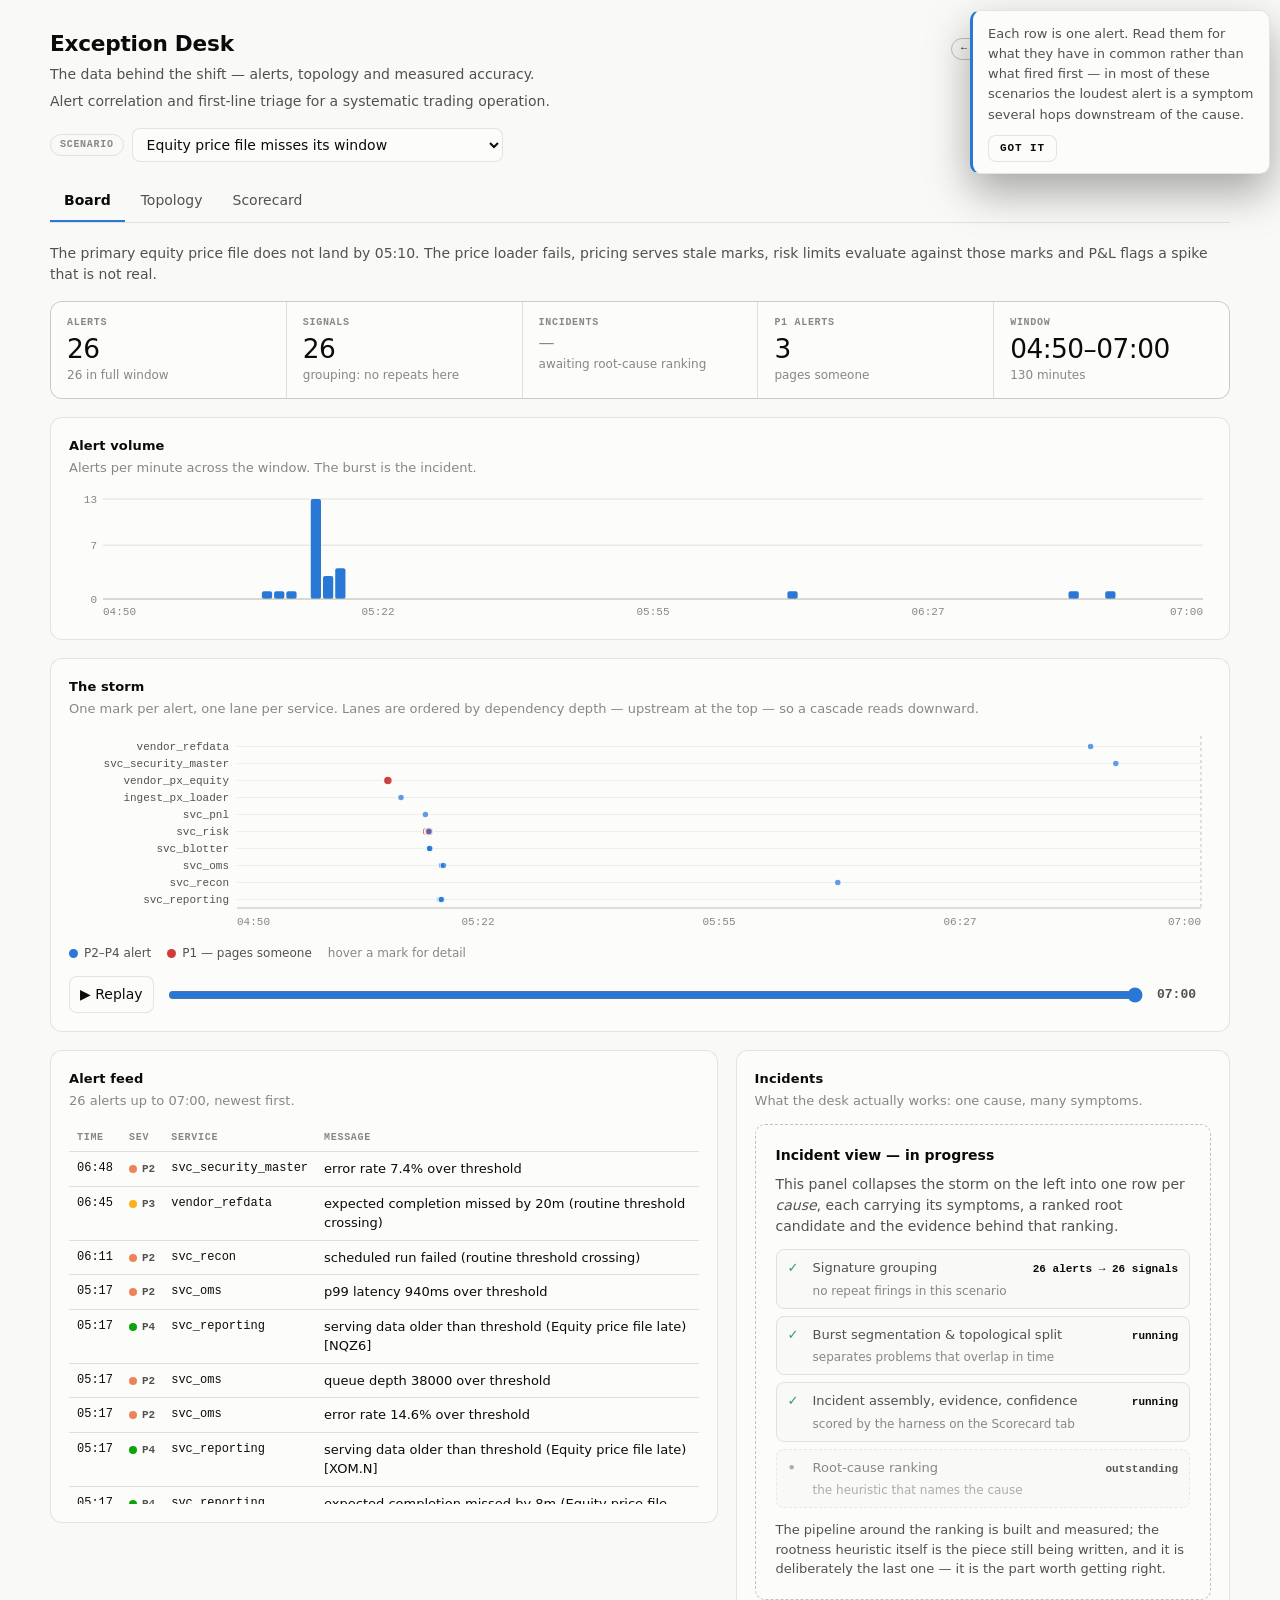
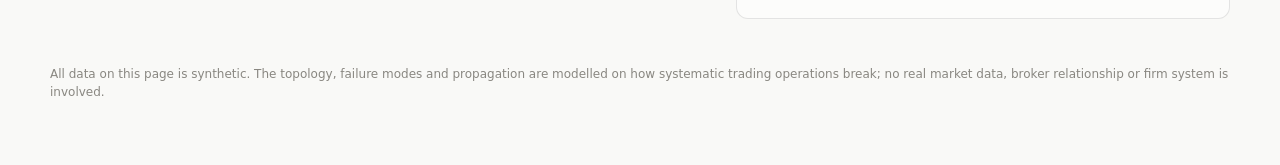
<file: web/board.html>
<!doctype html>
<html lang="en" data-theme="light">
<head>
<meta charset="utf-8">
<meta name="viewport" content="width=device-width, initial-scale=1">
<title>Exception Desk — Board</title>
<link rel="icon" href="favicon.svg" type="image/svg+xml">
<link rel="stylesheet" href="app.css">
<script src="tour.js"></script>
</head>
<body>
<div class="wrap">

  <header>
    <div>
      <h1>Exception Desk</h1>
      <p class="tagline" style="margin:4px 0 0">The data behind the shift — alerts, topology and measured accuracy.</p>
    </div>
    <div style="display:flex;gap:8px;align-items:center">
      <a href="/" class="chip navchip" style="text-decoration:none">← Desk</a>
      <button class="chip navchip" id="help" style="cursor:pointer"
              title="Replay the tutorial on the desk">Help</button>
      <span class="chip is-static">Synthetic data</span>
      <button id="theme" title="Toggle light/dark">◑</button>
    </div>
  </header>
  <p class="tagline">Alert correlation and first-line triage for a systematic trading operation.</p>

  <div class="controls">
    <label for="scenario" class="chip">Scenario</label>
    <select id="scenario"></select>
    <div class="spacer"></div>
    <button id="viewToggle" aria-pressed="false">Table view</button>
  </div>

  <div class="tabs" role="tablist">
    <button class="tab" role="tab" aria-selected="true"  data-tab="board">Board</button>
    <button class="tab" role="tab" aria-selected="false" data-tab="topology">Topology</button>
    <button class="tab" role="tab" aria-selected="false" data-tab="scorecard">Scorecard</button>
  </div>

  <div id="err" class="err"></div>

  <!-- ================= BOARD ================= -->
  <section id="tab-board">
    <p class="tagline" id="scenarioSummary" style="margin-bottom:16px"></p>

    <div class="kpis" id="kpis"></div>

    <div class="panel">
      <h2>Alert volume</h2>
      <p class="hint" id="volHint">Alerts per minute across the window. The burst is the incident.</p>
      <svg id="volume" height="130" role="img" aria-label="Alert volume per minute"></svg>
    </div>

    <div class="panel">
      <h2>The storm</h2>
      <p class="hint">One mark per alert, one lane per service. Lanes are ordered by
        dependency depth — upstream at the top — so a cascade reads downward.</p>
      <svg id="timeline" role="img" aria-label="Alerts by service over time"></svg>
      <div class="legend">
        <span><i class="dot" style="background:var(--series-1)"></i> P2–P4 alert</span>
        <span><i class="dot" style="background:var(--critical)"></i> P1 — pages someone</span>
        <span style="color:var(--muted)">hover a mark for detail</span>
      </div>
      <div class="scrub">
        <button id="play">▶ Replay</button>
        <input type="range" id="time" min="0" max="100" value="100" step="0.25" aria-label="Time">
        <span class="clock" id="clock">—</span>
      </div>
    </div>

    <div class="cols">
      <div class="panel">
        <h2>Alert feed</h2>
        <p class="hint" id="feedHint"></p>
        <div class="scrolly">
          <table>
            <thead><tr><th>Time</th><th>Sev</th><th>Service</th><th>Message</th></tr></thead>
            <tbody id="feed"></tbody>
          </table>
        </div>
      </div>

      <div class="panel">
        <h2>Incidents</h2>
        <p class="hint">What the desk actually works: one cause, many symptoms.</p>
        <div id="incidents"></div>
      </div>
    </div>
  </section>

  <!-- ================= TOPOLOGY ================= -->
  <section id="tab-topology" class="hidden">
    <div class="panel">
      <h2>Service dependency graph</h2>
      <p class="hint">An edge <code>A → B</code> means <em>A depends on B</em>, so B is upstream.
        Blast radius is how many services sit downstream of each node — the prior that
        makes root-cause ranking possible.</p>
      <div class="scrolly" style="max-height:520px">
        <table>
          <thead><tr><th>Service</th><th>Tier</th><th>Depends on</th><th style="text-align:right">Blast radius</th></tr></thead>
          <tbody id="topo"></tbody>
        </table>
      </div>
    </div>
  </section>

  <!-- ================= SCORECARD ================= -->
  <section id="tab-scorecard" class="hidden">
    <div class="panel">
      <h2>Measured, not asserted</h2>
      <p class="hint">Accuracy against seeded ground truth. Because the faults are injected,
        the true root and true incident membership of every alert is known.</p>
      <div id="scorecard"></div>
    </div>
  </section>

  <footer>
    All data on this page is synthetic. The topology, failure modes and propagation are
    modelled on how systematic trading operations break; no real market data, broker
    relationship or firm system is involved.
  </footer>
</div>

<div id="tip" role="status"></div>

<script>
const $ = (s) => document.querySelector(s);

/** Alert messages are written "service: what happened" and every surface here
 *  already shows the service in its own column. Printing both gave each row the
 *  shape "svc_oms | svc_oms: queue depth 38000". */
const msgOf = (a) => {
  const m = String(a.message || '');
  const prefix = a.service + ': ';
  return m.startsWith(prefix) ? m.slice(prefix.length) : m;
};
const state = { manifest: null, topology: null, scenario: null, alerts: [], groups: [],
                incidents: null, lanes: [], t: 1, playing: false, tableView: false };

const fmtClock = (m) => {
  const h = Math.floor(m / 60) % 24, mm = Math.floor(m % 60);
  return String(h).padStart(2, '0') + ':' + String(mm).padStart(2, '0');
};

async function getJSON(path) {
  const r = await fetch(path, { cache: 'no-store' });
  if (!r.ok) throw new Error(path + ' → HTTP ' + r.status);
  return r.json();
}

/* ---------------------------------------------------------------- boot */
async function boot() {
  try {
    state.manifest = await getJSON('data/manifest.json');
    state.topology = await getJSON('data/topology.json');
  } catch (e) {
    $('#err').textContent =
      'Could not load data — ' + e.message +
      '  •  run `make site`, and serve over http (`make serve`), not file://';
    return;
  }

  const sel = $('#scenario');
  state.manifest.scenarios.forEach((s) => {
    const o = document.createElement('option');
    o.value = s.key; o.textContent = s.title;
    sel.appendChild(o);
  });
  sel.addEventListener('change', () => loadScenario(sel.value));

  renderTopology();
  await renderScorecard();
  await loadScenario(state.manifest.scenarios[0].key);
}

async function loadScenario(key) {
  const meta = state.manifest.scenarios.find((s) => s.key === key);
  state.scenario = meta;
  const payload = await getJSON(meta.alerts_file);
  state.alerts = payload.alerts;
  try {
    const inc = await getJSON('data/' + key + '.incidents.json');
    state.incidents = inc;
    state.groups = inc.groups || [];
  } catch { state.incidents = null; state.groups = []; }

  // Lanes ordered by dependency depth: upstream first, so a cascade reads down.
  const depth = depthMap();
  const seen = [...new Set(state.alerts.map((a) => a.service))];
  state.lanes = seen.sort((a, b) => (depth[a] ?? 99) - (depth[b] ?? 99) || a.localeCompare(b));

  $('#scenarioSummary').textContent = payload.summary || '';
  state.t = 1;
  $('#time').value = 100;
  renderAll();
}

/** Rough upstream-ness: services with a bigger blast radius sit higher. */
function depthMap() {
  const m = {};
  for (const s of state.topology.services) m[s.name] = -s.blast_radius;
  return m;
}

/* ---------------------------------------------------------------- render */
function windowBounds() {
  const w = state.scenario.window;
  if (w && w.length === 2) return w;
  const ms = state.alerts.map((a) => a.ts_minute);
  return [Math.min(...ms), Math.max(...ms)];
}
function cutoff() {
  const [s, e] = windowBounds();
  return s + (e - s) * state.t;
}
function visibleAlerts() {
  const c = cutoff();
  return state.alerts.filter((a) => a.ts_minute <= c);
}

function renderAll() { renderKpis(); renderVolume(); renderTimeline(); renderFeed(); renderIncidents(); }

function renderKpis() {
  const vis = visibleAlerts();
  const p1 = vis.filter((a) => a.severity === 'P1').length;
  const ready = state.incidents && state.incidents.engine_ready;
  const nInc = ready ? state.incidents.incidents.length : null;
  const [ws, we] = windowBounds();

  const tiles = [
    { label: 'Alerts', value: vis.length, sub: `${state.alerts.length} in full window` },
    { label: 'Signals', value: state.groups.length || '—',
      sub: !state.groups.length ? 'step 1 not run'
           : state.groups.length === state.alerts.length
             ? 'grouping: no repeats here'
             : `grouping: −${state.alerts.length - state.groups.length} repeats collapsed` },
    { label: 'Incidents', value: nInc === null ? '—' : nInc,
      sub: nInc === null ? 'awaiting root-cause ranking' : 'after correlation',
      pending: nInc === null },
    { label: 'P1 alerts', value: p1, sub: 'pages someone' },
    { label: 'Window', value: fmtClock(ws) + '–' + fmtClock(we), sub: `${Math.round(we - ws)} minutes` },
  ];

  $('#kpis').innerHTML = tiles.map((t) => `
    <div class="kpi">
      <div class="label">${t.label}</div>
      <div class="value${t.pending ? ' pending' : ''}">${t.value}</div>
      <div class="sub">${t.sub}</div>
    </div>`).join('');
}

function renderVolume() {
  const svg = $('#volume');
  const W = svg.clientWidth || 800, H = 130, padL = 34, padR = 8, padT = 8, padB = 22;
  const [ws, we] = windowBounds();
  const nBins = Math.min(90, Math.max(24, Math.round(we - ws)));
  const binW = (we - ws) / nBins;
  const bins = new Array(nBins).fill(0);
  for (const a of state.alerts) {
    const i = Math.min(nBins - 1, Math.max(0, Math.floor((a.ts_minute - ws) / binW)));
    bins[i]++;
  }
  const maxV = Math.max(1, ...bins);
  const x = (i) => padL + (i / nBins) * (W - padL - padR);
  const y = (v) => padT + (1 - v / maxV) * (H - padT - padB);
  const cutIdx = ((cutoff() - ws) / (we - ws)) * nBins;

  let g = '';
  for (const frac of [0, 0.5, 1]) {
    const v = Math.round(maxV * frac);
    g += `<line class="gridline" x1="${padL}" x2="${W - padR}" y1="${y(v)}" y2="${y(v)}"/>
          <text class="axistext" x="${padL - 6}" y="${y(v) + 4}" text-anchor="end">${v}</text>`;
  }
  const bw = Math.max(1.5, (W - padL - padR) / nBins - 2);
  let bars = '';
  bins.forEach((v, i) => {
    if (!v) return;
    const h = (H - padT - padB) - (y(v) - padT);
    const dim = i > cutIdx ? ' opacity="0.22"' : '';
    bars += `<rect class="bar" x="${x(i)}" y="${y(v)}" width="${bw}" height="${Math.max(2, h)}" rx="2"${dim}/>`;
  });
  const ticks = [0, 0.25, 0.5, 0.75, 1].map((f) => {
    const m = ws + (we - ws) * f;
    return `<text class="axistext" x="${padL + f * (W - padL - padR)}" y="${H - 6}" text-anchor="${f === 0 ? 'start' : f === 1 ? 'end' : 'middle'}">${fmtClock(m)}</text>`;
  }).join('');

  svg.setAttribute('viewBox', `0 0 ${W} ${H}`);
  svg.innerHTML = g + bars +
    `<line class="axisline" x1="${padL}" x2="${W - padR}" y1="${H - padB}" y2="${H - padB}"/>` + ticks;
}

function renderTimeline() {
  const svg = $('#timeline');
  const lanes = state.lanes;
  const laneH = 17, padL = 168, padR = 10, padT = 6, padB = 24;
  const H = padT + lanes.length * laneH + padB;
  const W = svg.clientWidth || 800;
  const [ws, we] = windowBounds();
  const x = (m) => padL + ((m - ws) / (we - ws)) * (W - padL - padR);
  const yOf = (s) => padT + lanes.indexOf(s) * laneH + laneH / 2;

  let rows = '';
  lanes.forEach((s, i) => {
    const yy = padT + i * laneH + laneH / 2;
    rows += `<line class="gridline" x1="${padL}" x2="${W - padR}" y1="${yy}" y2="${yy}" opacity="0.5"/>
             <text class="lanetext" x="${padL - 8}" y="${yy + 3.5}" text-anchor="end">${s}</text>`;
  });

  const c = cutoff();
  let marks = '';
  for (const a of state.alerts) {
    const past = a.ts_minute <= c;
    const p1 = a.severity === 'P1';
    marks += `<circle class="mark${p1 ? ' p1' : ''}" cx="${x(a.ts_minute).toFixed(1)}" cy="${yOf(a.service)}"
      r="${p1 ? 4.5 : 3.5}" opacity="${past ? (p1 ? 0.95 : 0.72) : 0.1}"
      stroke="var(--surface)" stroke-width="1.5"
      data-id="${a.alert_id}" tabindex="0"><title>${a.severity} · ${a.service}</title></circle>`;
  }

  const cx = x(c);
  const cursor = `<line x1="${cx}" x2="${cx}" y1="${padT - 2}" y2="${H - padB + 2}"
                   stroke="var(--axis)" stroke-width="1" stroke-dasharray="3 3"/>`;
  const ticks = [0, 0.25, 0.5, 0.75, 1].map((f) => {
    const m = ws + (we - ws) * f;
    return `<text class="axistext" x="${padL + f * (W - padL - padR)}" y="${H - 7}" text-anchor="${f === 0 ? 'start' : f === 1 ? 'end' : 'middle'}">${fmtClock(m)}</text>`;
  }).join('');

  svg.setAttribute('height', H);
  svg.setAttribute('viewBox', `0 0 ${W} ${H}`);
  svg.innerHTML = rows + cursor + marks +
    `<line class="axisline" x1="${padL}" x2="${W - padR}" y1="${H - padB}" y2="${H - padB}"/>` + ticks;

  svg.querySelectorAll('circle').forEach((el) => {
    el.addEventListener('mouseenter', (e) => showTip(e, el.dataset.id));
    el.addEventListener('focus', (e) => showTip(e, el.dataset.id));
    el.addEventListener('mouseleave', hideTip);
    el.addEventListener('blur', hideTip);
  });
  $('#clock').textContent = fmtClock(c);
}

function showTip(e, id) {
  const a = state.alerts.find((x) => x.alert_id === id);
  if (!a) return;
  const tip = $('#tip');
  tip.innerHTML = `<div class="t">${fmtClock(a.ts_minute)} · ${a.alert_id}</div>
    <div style="margin:4px 0"><span class="sev sev-${a.severity}"><i class="dot"></i>${a.severity}</span>
    &nbsp;<strong>${a.service}</strong></div>
    <div class="t">${a.alert_type}</div>
    <div style="margin-top:4px">${msgOf(a)}</div>`;
  const r = e.target.getBoundingClientRect();
  tip.style.left = Math.min(window.innerWidth - 320, r.left + 14) + 'px';
  tip.style.top = Math.max(8, r.top - 8) + 'px';
  tip.style.opacity = 1;
}
function hideTip() { $('#tip').style.opacity = 0; }

function renderFeed() {
  const vis = visibleAlerts().slice().reverse();
  $('#feedHint').textContent = `${vis.length} alerts up to ${fmtClock(cutoff())}, newest first.`;
  $('#feed').innerHTML = vis.slice(0, 250).map((a) => `
    <tr>
      <td class="mono">${fmtClock(a.ts_minute)}</td>
      <td><span class="sev sev-${a.severity}"><i class="dot"></i>${a.severity}</span></td>
      <td class="mono">${a.service}</td>
      <td>${msgOf(a)}</td>
    </tr>`).join('');

  if (window.Tour && vis.length) {
    Tour.hint('board-alerts', '#feed',
      'Each row is one alert. Read them for what they have in common rather than what fired '
      + 'first — in most of these scenarios the loudest alert is a symptom several hops '
      + 'downstream of the cause.');
  }
}

function renderIncidents() {
  const box = $('#incidents');
  if (state.incidents && state.incidents.engine_ready) {
    const list = state.incidents.incidents;
    if (!list.length) { box.innerHTML = `<div class="empty">No incidents surfaced for this scenario.</div>`; return; }
    box.innerHTML = list.map((i) => `
      <div style="border:1px solid var(--border);border-radius:10px;padding:14px;margin-bottom:10px">
        <div style="display:flex;justify-content:space-between;gap:10px;align-items:baseline">
          <strong style="font-family:var(--mono);font-size:13px">${i.root}</strong>
          <span class="sev sev-${i.severity}"><i class="dot"></i>${i.severity}</span>
        </div>
        <div class="hint" style="margin:6px 0">
          ${i.alert_ids.length} alerts · ${i.affected_services.length} services ·
          ${fmtClock(i.start_minute)}–${fmtClock(i.end_minute)} ·
          confidence ${(i.confidence * 100).toFixed(0)}%
        </div>
        <ul style="margin:8px 0 0 16px;padding:0;font-size:13px;color:var(--ink-2)">
          ${i.evidence.map((e) => `<li>${e}</li>`).join('')}
        </ul>
      </div>`).join('');
    return;
  }

  // The empty state a visitor sees. It used to be addressed to whoever was
  // building the repo — "implement assemble_incidents in correlate.py, then
  // re-run make site" — which reads to everyone else as unfinished homework
  // left on screen. Say what the panel is for, show the part that does run, and
  // be plain about what is outstanding. No file paths, no build commands.
  const nGroups = state.groups.length;
  const collapsed = state.alerts.length - nGroups;
  box.innerHTML = `
    <div class="empty">
      <strong>Incident view — in progress</strong>
      <p style="margin:8px 0">This panel collapses the storm on the left into one row per
      <em>cause</em>, each carrying its symptoms, a ranked root candidate and the evidence
      behind that ranking.</p>
      <div class="stepline">
        <div class="on"><span>✓</span> Signature grouping
          <b>${state.alerts.length} alerts → ${nGroups || '—'} signals</b>
          ${collapsed > 0 ? `<i>${collapsed} repeat firings collapsed</i>`
                          : '<i>no repeat firings in this scenario</i>'}</div>
        <div class="on"><span>✓</span> Burst segmentation &amp; topological split
          <b>running</b><i>separates problems that overlap in time</i></div>
        <div class="on"><span>✓</span> Incident assembly, evidence, confidence
          <b>running</b><i>scored by the harness on the Scorecard tab</i></div>
        <div class="off"><span>•</span> Root-cause ranking
          <b>outstanding</b><i>the heuristic that names the cause</i></div>
      </div>
      <p style="margin:12px 0 0;font-size:13px;color:var(--ink-2)">The pipeline around the
      ranking is built and measured; the rootness heuristic itself is the piece still being
      written, and it is deliberately the last one — it is the part worth getting right.</p>
    </div>`;
}

function renderTopology() {
  const deps = {};
  for (const e of state.topology.edges) (deps[e.from] ||= []).push(e.to);
  const rows = state.topology.services
    .slice().sort((a, b) => b.blast_radius - a.blast_radius)
    .map((s) => `<tr>
        <td class="mono">${s.name}</td>
        <td style="color:var(--muted)">${s.tier}</td>
        <td class="mono" style="color:var(--ink-2)">${(deps[s.name] || []).join(', ') || '—'}</td>
        <td class="num">${s.blast_radius}</td>
      </tr>`).join('');
  $('#topo').innerHTML = rows;
}

async function renderScorecard() {
  const box = $('#scorecard');
  if (!state.manifest.has_scorecard) {
    box.innerHTML = `<div class="empty">
      <strong>Scorecard — pending the ranking heuristic</strong>
      <p style="margin:8px 0">This tab scores the engine against known ground truth across all
      eight scenarios: pairwise F1, over-merge and over-split rates, root accuracy, noise
      rejection and alert reduction. Because the faults are injected, the right answer is known
      for every alert, which is what makes the numbers real rather than decorative.</p>
      <p style="margin:8px 0 0;font-size:13px;color:var(--ink-2)">The metrics and the scoring
      harness are written and tested. The numbers appear here once the root-cause ranking lands —
      publishing a scorecard before then would be scoring a pipeline against itself.</p>
    </div>`;
    return;
  }
  const card = await getJSON('data/scorecard.json');
  box.innerHTML = `<div class="scrolly"><table>
    <thead><tr><th>Scenario</th><th class="num">F1</th><th class="num">Root top-1</th>
    <th class="num">Over-merge</th><th class="num">Over-split</th><th class="num">Noise rej.</th></tr></thead>
    <tbody>${card.scenarios.map((s) => `<tr>
      <td class="mono">${s.scenario}</td>
      <td class="num">${s.pairwise_f1.toFixed(2)}</td>
      <td class="num">${s.root_top1.toFixed(2)}</td>
      <td class="num">${s.over_merge_rate.toFixed(2)}</td>
      <td class="num">${s.over_split_rate.toFixed(2)}</td>
      <td class="num">${s.noise_rejection.toFixed(2)}</td>
    </tr>`).join('')}</tbody></table></div>`;
}

/* ---------------------------------------------------------------- controls */
$('#time').addEventListener('input', (e) => {
  state.t = +e.target.value / 100;
  state.playing = false; $('#play').textContent = '▶ Replay';
  renderAll();
});

$('#play').addEventListener('click', () => {
  if (state.playing) { state.playing = false; $('#play').textContent = '▶ Replay'; return; }
  state.playing = true; $('#play').textContent = '❚❚ Pause';
  state.t = 0;
  const step = () => {
    if (!state.playing) return;
    state.t = Math.min(1, state.t + 0.006);
    $('#time').value = state.t * 100;
    renderAll();
    if (state.t >= 1) { state.playing = false; $('#play').textContent = '▶ Replay'; return; }
    requestAnimationFrame(step);
  };
  requestAnimationFrame(step);
});

$('#viewToggle').addEventListener('click', (e) => {
  state.tableView = !state.tableView;
  e.target.setAttribute('aria-pressed', String(state.tableView));
  document.querySelectorAll('#volume, #timeline').forEach((el) =>
    el.closest('.panel').classList.toggle('hidden', state.tableView));
});

document.querySelectorAll('.tab').forEach((t) => {
  t.addEventListener('click', () => {
    document.querySelectorAll('.tab').forEach((x) => x.setAttribute('aria-selected', String(x === t)));
    ['board', 'topology', 'scorecard'].forEach((n) =>
      $('#tab-' + n).classList.toggle('hidden', n !== t.dataset.tab));
    if (t.dataset.tab === 'board') renderAll();

    // First-visit explanations, shown once per session and never repeated.
    if (window.Tour) setTimeout(() => {
      if (t.dataset.tab === 'topology') {
        Tour.hint('topology', '#topo',
          'An edge means the left service depends on the right one, so the right one is '
          + 'upstream. Follow dependencies upstream to find where a failure originated — '
          + 'blast radius is how many services sit below each node.');
      }
      if (t.dataset.tab === 'scorecard') {
        Tour.hint('scorecard', '#scorecard',
          'These are measured against known ground truth, not asserted. Over-merge means two '
          + 'problems were shown as one — the dangerous failure. Over-split means one problem '
          + 'was shown as several — the annoying one.');
      }
    }, 320);
  });
});

const helpBtn = $('#help');
if (helpBtn) helpBtn.onclick = () => { location.href = '/?tutorial=1'; };

$('#theme').addEventListener('click', () => {
  const el = document.documentElement;
  el.setAttribute('data-theme', el.getAttribute('data-theme') === 'dark' ? 'light' : 'dark');
  renderAll();
});

let rt; addEventListener('resize', () => { clearTimeout(rt); rt = setTimeout(renderAll, 120); });

boot();
</script>
</body>
</html>
</file>
<file: web/app.css>
:root {
    color-scheme: light;
    --plane:      #f9f9f7;
    --surface:    #fcfcfb;
    --ink:        #0b0b0b;
    --ink-2:      #52514e;
    --muted:      #898781;
    --grid:       #e1e0d9;
    --axis:       #c3c2b7;
    --border:     rgba(11,11,11,0.10);
    --series-1:   #2a78d6;
    --critical:   #d03b3b;
    --serious:    #ec835a;
    --warning:    #fab219;
    --good:       #0ca30c;
    --mono: ui-monospace, SFMono-Regular, "SF Mono", Menlo, Consolas, monospace;
    --sans: system-ui, -apple-system, "Segoe UI", sans-serif;
  }
  @media (prefers-color-scheme: dark) {
    :root:not([data-theme="light"]) {
      color-scheme: dark;
      --plane: #0d0d0d; --surface: #1a1a19; --ink: #ffffff; --ink-2: #c3c2b7;
      --muted: #898781; --grid: #2c2c2a; --axis: #383835;
      --border: rgba(255,255,255,0.10); --series-1: #3987e5;
    }
  }
  :root[data-theme="dark"] {
    color-scheme: dark;
    --plane: #0d0d0d; --surface: #1a1a19; --ink: #ffffff; --ink-2: #c3c2b7;
    --muted: #898781; --grid: #2c2c2a; --axis: #383835;
    --border: rgba(255,255,255,0.10); --series-1: #3987e5;
  }

  * { box-sizing: border-box; }
  html, body { margin: 0; }
  body {
    background: var(--plane); color: var(--ink);
    font: 15px/1.5 var(--sans);
    padding: 0 16px;
  }
  .wrap { max-width: 1180px; margin: 0 auto; padding: 28px 0 64px; }

  header { display: flex; flex-wrap: wrap; gap: 12px; align-items: baseline;
           justify-content: space-between; margin-bottom: 6px; }
  h1 { font-size: 1.35rem; margin: 0; letter-spacing: -0.01em; }
  .tagline { color: var(--ink-2); font-size: 14px; margin: 0 0 14px; }
  .chip {
    font: 600 10px/1 var(--mono); letter-spacing: .07em; text-transform: uppercase;
    border: 1px solid var(--border); border-radius: 999px; padding: 5px 9px;
    color: var(--muted); white-space: nowrap;
  }
  .controls { display: flex; flex-wrap: wrap; gap: 8px; align-items: center; margin-bottom: 18px; }
  select, button {
    font: inherit; font-size: 14px; color: var(--ink); background: var(--surface);
    border: 1px solid var(--border); border-radius: 8px; padding: 7px 10px;
    cursor: pointer;
  }
  button:hover, select:hover { border-color: var(--axis); }
  button[aria-pressed="true"] { border-color: var(--series-1); color: var(--series-1); }
  .spacer { flex: 1 1 auto; }

  .tabs { display: flex; gap: 2px; border-bottom: 1px solid var(--border); margin-bottom: 20px; }
  .tab {
    background: none; border: none; border-bottom: 2px solid transparent;
    border-radius: 0; padding: 9px 14px; color: var(--ink-2); font-size: 14px;
  }
  .tab[aria-selected="true"] { color: var(--ink); border-bottom-color: var(--series-1); font-weight: 600; }

  .panel { background: var(--surface); border: 1px solid var(--border);
           border-radius: 12px; padding: 18px; margin-bottom: 18px; }
  .panel h2 { font-size: 13px; margin: 0 0 2px; letter-spacing: .01em; }
  .panel .hint { color: var(--muted); font-size: 13px; margin: 0 0 14px; }

  .kpis { display: grid; grid-template-columns: repeat(auto-fit, minmax(148px, 1fr)); gap: 1px;
          background: var(--border); border: 1px solid var(--border);
          border-radius: 12px; overflow: hidden; margin-bottom: 18px; }
  .kpi { background: var(--surface); padding: 14px 16px; }
  .kpi .label { font: 600 10px/1.3 var(--mono); letter-spacing: .07em;
                text-transform: uppercase; color: var(--muted); }
  .kpi .value { font-size: 1.65rem; font-variant-numeric: tabular-nums;
                letter-spacing: -0.02em; margin-top: 5px; line-height: 1.1; }
  .kpi .sub { font-size: 12px; color: var(--muted); margin-top: 3px; }
  .kpi .value.pending { font-size: 1rem; color: var(--muted); letter-spacing: 0; }

  svg { display: block; width: 100%; overflow: visible; }
  .gridline { stroke: var(--grid); stroke-width: 1; }
  .axisline { stroke: var(--axis); stroke-width: 1; }
  .axistext { fill: var(--muted); font: 11px var(--mono); }
  .lanetext { fill: var(--ink-2); font: 11px var(--mono); }
  .mark { fill: var(--series-1); }
  .mark.p1 { fill: var(--critical); }
  .bar { fill: var(--series-1); }

  .legend { display: flex; gap: 16px; flex-wrap: wrap; margin: 12px 0 0;
            font-size: 12px; color: var(--ink-2); }
  .legend span { display: inline-flex; align-items: center; gap: 6px; }
  .dot { width: 9px; height: 9px; border-radius: 50%; display: inline-block; }

  .scrub { display: flex; align-items: center; gap: 12px; margin-top: 14px; }
  input[type=range] { flex: 1; accent-color: var(--series-1); }
  .clock { font: 600 13px var(--mono); font-variant-numeric: tabular-nums;
           color: var(--ink-2); min-width: 54px; }

  .cols { display: grid; grid-template-columns: 1.35fr 1fr; gap: 18px; align-items: start; }
  @media (max-width: 860px) { .cols { grid-template-columns: 1fr; } }

  table { width: 100%; border-collapse: collapse; font-size: 13px; }
  th, td { text-align: left; padding: 7px 8px; border-bottom: 1px solid var(--grid); vertical-align: top; }
  th { font: 600 10px/1.3 var(--mono); letter-spacing: .07em; text-transform: uppercase;
       color: var(--muted); position: sticky; top: 0; background: var(--surface); }
  td.mono { font-family: var(--mono); font-size: 12px; }
  td.num { text-align: right; font-family: var(--mono); font-variant-numeric: tabular-nums; }
  .scrolly { max-height: 380px; overflow: auto; }

  .sev { display: inline-flex; align-items: center; gap: 5px; font: 600 11px var(--mono); }
  .sev .dot { width: 8px; height: 8px; }
  .sev-P1 { color: var(--critical); }
  .sev-P1 .dot { background: var(--critical); }
  .sev-P2 .dot { background: var(--serious); }
  .sev-P3 .dot { background: var(--warning); }
  .sev-P4 .dot { background: var(--good); }
  .sev-P2, .sev-P3, .sev-P4 { color: var(--ink-2); }

  .empty { border: 1px dashed var(--axis); border-radius: 10px; padding: 20px;
           color: var(--ink-2); font-size: 14px; }
  .empty code { font-family: var(--mono); font-size: 12px; background: var(--plane);
                padding: 1px 5px; border-radius: 4px; }
  .empty strong { color: var(--ink); }

  #tip {
    position: fixed; pointer-events: none; opacity: 0; transition: opacity .1s;
    background: var(--surface); color: var(--ink); border: 1px solid var(--border);
    border-radius: 8px; padding: 8px 10px; font-size: 12px; max-width: 300px;
    box-shadow: 0 6px 20px rgba(0,0,0,.12); z-index: 20;
  }
  #tip .t { font-family: var(--mono); font-size: 11px; color: var(--muted); }
  .hidden { display: none !important; }
  .err { color: var(--critical); font-family: var(--mono); font-size: 13px; }
  footer { color: var(--muted); font-size: 12px; margin-top: 28px; }

/* ===================== shift console ===================== */
.hero { display:grid; grid-template-columns: repeat(auto-fit,minmax(270px,1fr)); gap:14px; }
.card { background:var(--surface); border:1px solid var(--border); border-radius:12px;
        padding:18px; text-align:left; cursor:pointer; display:flex; flex-direction:column; gap:8px; }
.card:hover { border-color:var(--series-1); }
.card h3 { margin:0; font-size:15px; }
.card .when { font:600 10px/1 var(--mono); letter-spacing:.07em; text-transform:uppercase; color:var(--muted); }
.card p { margin:0; font-size:13px; color:var(--ink-2); }
.card .meta { margin-top:auto; font:11px var(--mono); color:var(--muted); }

.hud { display:grid; grid-template-columns: repeat(auto-fit,minmax(130px,1fr)); gap:1px;
       background:var(--border); border:1px solid var(--border); border-radius:12px;
       overflow:hidden; margin-bottom:16px; position:sticky; top:0; z-index:5; }
.hud .cell { background:var(--surface); padding:11px 14px; }
.hud .k { font:600 10px/1.3 var(--mono); letter-spacing:.07em; text-transform:uppercase; color:var(--muted); }
.hud .v { font-size:1.2rem; font-variant-numeric:tabular-nums; margin-top:3px; letter-spacing:-.01em; }
.hud .v.warn { color:var(--warning); }
.hud .v.bad  { color:var(--critical); }

.console { display:grid; grid-template-columns: 1fr 1.05fr 1.15fr; gap:14px; align-items:start; }
@media (max-width: 1080px) { .console { grid-template-columns:1fr 1fr; } .console > :last-child { grid-column:1/-1; } }
@media (max-width: 720px)  { .console { grid-template-columns:1fr; } }

.act { display:flex; justify-content:space-between; align-items:center; gap:10px; width:100%;
       text-align:left; padding:10px 12px; margin-bottom:7px; background:var(--surface);
       border:1px solid var(--border); border-radius:9px; font-size:13px; line-height:1.35; }
.act:hover:not(:disabled) { border-color:var(--series-1); }
.act:disabled { opacity:.45; cursor:default; }
.act .cost { font:600 11px var(--mono); color:var(--muted); white-space:nowrap; }
.act.done { border-color:var(--good); opacity:.75; }
.act.done .cost { color:var(--good); }

.log { max-height:300px; overflow:auto; font-size:13px; }
.log .entry { padding:9px 0; border-bottom:1px solid var(--grid); }
.log .when { font:600 11px var(--mono); color:var(--muted); }
.log .what { margin-top:2px; }
.log .found { margin-top:4px; color:var(--ink-2); border-left:2px solid var(--series-1);
              padding-left:9px; }
.log .impact { border-left:2px solid var(--critical); padding-left:9px; margin-top:4px; color:var(--ink-2); }

.agentout { background:var(--plane); border:1px solid var(--border); border-radius:10px;
            padding:13px; margin-top:10px; font-size:13px; white-space:pre-wrap;
            line-height:1.5; max-height:420px; overflow:auto; }
.agentout h4 { margin:0 0 7px; font-size:12px; font-family:var(--mono); letter-spacing:.04em;
               text-transform:uppercase; color:var(--muted); display:flex; justify-content:space-between; }
.tagline-sm { font-size:12px; color:var(--muted); margin:0 0 10px; }
.src { font:600 10px var(--mono); letter-spacing:.06em; text-transform:uppercase;
       border:1px solid var(--border); border-radius:999px; padding:3px 7px; color:var(--muted); }
.src.live { color:var(--good); border-color:var(--good); }

textarea { width:100%; min-height:190px; font:13px/1.5 var(--mono); color:var(--ink);
           background:var(--surface); border:1px solid var(--border); border-radius:9px;
           padding:11px; resize:vertical; }
.scorerow { display:flex; justify-content:space-between; gap:12px; padding:11px 0;
            border-bottom:1px solid var(--grid); font-size:14px; }
.scorerow .n { font-family:var(--mono); font-variant-numeric:tabular-nums; white-space:nowrap; }
.scorerow .note { font-size:12px; color:var(--muted); margin-top:3px; }
.grade { font-size:2.1rem; letter-spacing:-.02em; margin:4px 0 2px; }
.spin { display:inline-block; width:11px; height:11px; border:2px solid var(--border);
        border-top-color:var(--series-1); border-radius:50%; animation:sp .7s linear infinite; }
@keyframes sp { to { transform:rotate(360deg); } }

/* ===================== the desk ===================== */
/* The workstation sits in a bright modern trading floor at mid-morning. The
   contrast the scene runs on is LIT ROOM against DARK TERMINALS: every surface
   in the room is daylit, every screen stays dark-mode. */
.desk-root {
  --scr:      #0e1113;   /* screen glass — stays dark on purpose */
  --scr-2:    #141819;
  --scr-ink:  #dfe5e4;
  --scr-dim:  #7f8a89;
  --scr-line: #232a2b;
  --bezel:    #2f363c;
  --bezel-hi: #434b52;
  --wood-1:   #8a5a36;   /* walnut, lit face   */
  --wood-2:   #6f4426;   /* walnut, mid tone    */
  --wood-3:   #53321b;   /* walnut, shadow side */
  --wood-edge:#3f2614;   /* front edge / lip    */
  --wall:     #e8edf1;
  --wall-2:   #d4dce2;
  --carpet:   #98a2aa;
  --led:      #4ade80;
  --ink-room: #495560;
}

.workstation { margin: 18px 0 0; }

.monitors {
  display: grid; grid-template-columns: 1fr 1.35fr 1fr; gap: 14px; align-items: end;
}
@media (max-width: 1000px) { .monitors { grid-template-columns: 1fr; } }

.monitor { display: flex; flex-direction: column; }
.monitor .bezel {
  background: linear-gradient(180deg, var(--bezel-hi), var(--bezel));
  border-radius: 10px 10px 4px 4px; padding: 9px 9px 16px;
  box-shadow: 0 16px 34px rgba(60,78,96,.30), inset 0 1px 0 rgba(255,255,255,.22);
  position: relative;
}
.monitor .bezel::after {
  content: ''; position: absolute; bottom: 6px; left: 50%; transform: translateX(-50%);
  width: 5px; height: 5px; border-radius: 50%; background: var(--led);
  box-shadow: 0 0 7px var(--led); opacity: .85;
}
/* Screen height tracks the viewport, not a fixed pixel count. A three-monitor
   rig plus a desk plus a room does not fit a 900px laptop at fixed sizes, and
   what fell off the bottom was the desk — every control in the game. The clamp
   keeps the generous size on tall displays and gives the working surface room
   on short ones. */
.monitor .glass {
  background: var(--scr); border-radius: 5px; overflow: hidden;
  display: flex; flex-direction: column; position: relative;
  height: clamp(190px, 30vh, 330px);
  box-shadow: inset 0 0 0 1px #000, inset 0 0 44px rgba(0,0,0,.5);
}
/* daylight reflection on the glass — the cue that a dark screen sits in a lit room */
.monitor .glass::after {
  content: ''; position: absolute; inset: 0; pointer-events: none; z-index: 2;
  background:
    linear-gradient(112deg, rgba(255,250,236,.20) 0%, rgba(240,246,255,.06) 16%, transparent 33%),
    linear-gradient(112deg, transparent 54%, rgba(255,250,236,.08) 62%, transparent 74%);
}
.monitor.tall .glass { height: clamp(220px, 36vh, 392px); }
.monitor .titlebar {
  display: flex; align-items: center; justify-content: space-between; gap: 8px;
  background: var(--scr-2); border-bottom: 1px solid var(--scr-line);
  padding: 6px 10px; font: 600 10px/1.4 var(--mono); letter-spacing: .1em;
  text-transform: uppercase; color: var(--scr-dim); flex: 0 0 auto;
}
.monitor .titlebar .cnt { color: var(--scr-ink); }
.monitor .screen { flex: 1 1 auto; overflow: auto; padding: 9px 10px;
  font: 12px/1.5 var(--mono); color: var(--scr-ink); }
/* A monitor arm rather than a moulded foot: a column on a clamped base, the way
   a real multi-screen desk is set up. */
.monitor .stand {
  width: 15px; height: 34px; margin: 0 auto;
  background: linear-gradient(90deg, #333b42, #59636c 38%, #2b3238);
  box-shadow: 0 5px 10px rgba(40,24,12,.35);
}
.monitor .foot {
  width: 104px; height: 9px; margin: 0 auto; border-radius: 3px;
  background: linear-gradient(180deg, #4b555e, #2b3238);
  box-shadow: 0 6px 14px rgba(40,24,12,.45), inset 0 1px 0 rgba(255,255,255,.16);
}

/* Rows inside screens.
   Severity is carried by a persistent rail on the left, not by the arrival
   flash. Flashing every new alert red — which is what this did — trains the eye
   to read a P4 "reporting is a bit stale" exactly like a P1 page, and on the
   first paint after accepting the shift the entire board went red at once. The
   rail stays; the flash is now a neutral "this just landed". */
.srow { display: grid; grid-template-columns: 44px 26px 1fr; gap: 7px;
        padding: 3px 0 3px 8px; border-bottom: 1px solid var(--scr-line);
        border-left: 2px solid transparent; }
.srow .s-t { color: var(--scr-dim); }
.srow .s-m { color: var(--scr-ink); word-break: break-word; }
.srow .s-m b { color: #fff; font-weight: 600; }
.srow.new { animation: arrived 1.4s ease-out; }
@keyframes arrived {
  from { background: rgba(110,168,232,.22); }
  to   { background: transparent; }
}
/* P1 is the only one that pages a human at 3am, so it is the only one that
   gets a filled rail and a tinted row. The rest step down quietly. */
.srow.sev-P1 { border-left-color: #ff6b6b; background: rgba(255,107,107,.07); }
.srow.sev-P2 { border-left-color: #ffa24d; }
.srow.sev-P3 { border-left-color: rgba(255,209,102,.5); }
.srow.sev-P4 { border-left-color: var(--scr-line); }
.srow.sev-P4 .s-m { color: #9aa5a4; }
.srow.sev-P4 .s-m b { color: #c3cccb; }
@media (prefers-reduced-motion: reduce) { .srow.new { animation: none; } }
.s-P1 { color: #ff6b6b; font-weight: 700; } .s-P2 { color: #ffa24d; }
.s-P3 { color: #ffd166; } .s-P4 { color: #7f8a89; }
.scr-dim { color: var(--scr-dim); }
.scr-ok  { color: var(--led); }
.scr-bad { color: #ff6b6b; }
.finding { border-left: 2px solid #3987e5; padding-left: 8px; margin: 5px 0 9px; color: #b9c4c3; }
.impactline { border-left: 2px solid #ff6b6b; padding-left: 8px; margin: 5px 0 9px; }

/* ---------------- the room ---------------- */
.room {
  position: relative; border-radius: 14px; overflow: hidden;
  background: linear-gradient(180deg, var(--wall) 0%, var(--wall-2) 38%,
                                      #c2ccd3 46%, var(--carpet) 47%, #8a949c 100%);
  padding: 0 0 2px;
}
.wall { position: relative; height: clamp(150px, 26vh, 300px); overflow: hidden;
         transition: height .5s cubic-bezier(.4,0,.2,1); }
@media (max-width: 760px) { .wall { height: clamp(120px, 20vh, 196px); } }

/* Once the shift is live the room stops being the subject. It set the scene
   during the arrival and the brief; from here the working surface is what
   matters, so the room compresses to a band of daylight and the desk comes up
   into view. Without this the entire desk — every control in the game — sits
   below the fold on a 900px laptop at the exact moment the user is told to
   start working. */
.room.compact .wall { height: clamp(104px, 14vh, 156px); }
.room.compact .clocks { transform: scale(.82); transform-origin: top right; }
/* Compacted, the band should read as daylight, not as the tops of other
   people's monitors. Drop the floor furniture and keep the window. */
.room.compact .floorline,
.room.compact .roomshafts { opacity: 0; }
.room.compact .window { top: 18px; height: calc(100% - 34px); }
.room.compact .ceilplane { height: 16px; }
.room.compact .ceilplane i { top: 5px; height: 4px; }
.room.compact .column { opacity: .35; }
@media (prefers-reduced-motion: reduce) { .wall { transition: none; } }

/* ceiling: light plane with recessed fixtures */
.ceilplane {
  position: absolute; left: 0; right: 0; top: 0; height: 46px;
  background: linear-gradient(180deg, #f6f9fb, #e4ebf0);
  border-bottom: 1px solid rgba(90,110,130,.12);
}
.ceilplane i {
  position: absolute; top: 15px; height: 7px; width: 13%; border-radius: 4px;
  background: linear-gradient(90deg, rgba(255,255,255,.5), #fff, rgba(255,255,255,.5));
  box-shadow: 0 0 22px rgba(255,255,255,.95), 0 10px 30px rgba(226,240,252,.6);
}
.ceilplane i:nth-child(1) { left: 7%; }
.ceilplane i:nth-child(2) { left: 30%; }
.ceilplane i:nth-child(3) { left: 55%; }
.ceilplane i:nth-child(4) { left: 79%; }

.window {
  position: absolute; left: 50%; transform: translateX(-50%); top: 56px;
  width: min(780px, 76%); height: 198px; border-radius: 3px; overflow: hidden;
  box-shadow: 0 0 0 7px #c3ccd3, 0 0 0 9px #aeb8c0,
              0 0 70px rgba(236,247,255,.9), 0 18px 40px rgba(70,90,110,.2);
}
@media (max-width: 760px) { .window { height: 118px; top: 44px; width: 88%; } }
.window .sky { position: absolute; inset: 0; transition: background 1.2s ease; }
.window .mullion-v { position: absolute; top: 0; bottom: 0; left: 50%; width: 5px;
                     background: #c3ccd3; transform: translateX(-50%); }
.window .mullion-h { position: absolute; left: 0; right: 0; top: 52%; height: 5px;
                     background: #c3ccd3; transform: translateY(-50%); }
.window .glare { position: absolute; inset: 0; pointer-events: none;
  background: linear-gradient(115deg, rgba(255,255,255,.22) 0%, transparent 42%); }
/* The sun, high and small — a clear working morning, not golden hour. */
.window .sun {
  position: absolute; right: 16%; top: 13%; width: 46px; height: 46px;
  border-radius: 50%; pointer-events: none;
  background: radial-gradient(circle, #fffdf6 0%, #fff6dc 34%, rgba(255,241,205,.5) 56%,
              rgba(255,238,198,0) 72%);
  box-shadow: 0 0 70px 34px rgba(255,246,222,.55), 0 0 140px 70px rgba(255,244,214,.26);
}
.window svg { position: absolute; bottom: 0; left: 0; width: 100%; height: 66%; }

/* daylight bounce into the room */
.roomlight {
  position: absolute; inset: 0; pointer-events: none;
  background:
    /* warm spill from the window itself */
    radial-gradient(52% 62% at 62% 30%, rgba(255,248,230,.60), transparent 64%),
    radial-gradient(74% 60% at 50% 34%, rgba(255,255,255,.44), transparent 68%),
    radial-gradient(120% 70% at 50% 0%, rgba(226,240,252,.42), transparent 62%);
}
/* soft shafts across the floor, business-hours diffuse */
/* Daylight landing on the floor: warm, wide, soft-edged — business hours, not
   a spotlight. */
.roomshafts {
  position: absolute; left: 6%; right: 6%; top: 52%; height: 34%;
  pointer-events: none; opacity: .55; filter: blur(11px);
  background:
    repeating-linear-gradient(97deg,
      rgba(255,250,236,.62) 0 58px, transparent 58px 150px);
}
/* the pool of sun on the carpet in front of the desk */
.sunpatch {
  position: absolute; left: 34%; right: 12%; bottom: 0; height: 46%;
  pointer-events: none; filter: blur(16px); opacity: .5;
  background: linear-gradient(101deg, transparent 0%, rgba(255,248,228,.75) 26%,
              rgba(255,248,228,.3) 58%, transparent 78%);
}

/* wall clocks for the major centres */
.clocks { position: absolute; right: 2.5%; top: 66px; display: flex; gap: 12px; }
@media (max-width: 1180px) { .clocks { display: none; } }
.clk { text-align: center; }
.clk .face {
  width: 34px; height: 34px; border-radius: 50%; background: #fbfdfe;
  box-shadow: 0 0 0 2px #b6c0c8, 0 3px 8px rgba(70,90,110,.25);
  position: relative; margin: 0 auto 4px;
}
.clk .face i, .clk .face b {
  position: absolute; left: 50%; bottom: 50%; transform-origin: bottom center;
  background: #47535e; border-radius: 1px;
}
.clk .face i { width: 2px; height: 11px; margin-left: -1px; }
.clk .face b { width: 1.5px; height: 14px; margin-left: -.75px; opacity: .65; }
.clk span { font: 600 8px/1 var(--mono); letter-spacing: .1em; color: var(--ink-room); }

/* glass meeting room + column on the left */
.glassroom {
  position: absolute; left: 2%; top: 58px; width: 14%; height: 140px;
  border-radius: 3px; border: 2px solid rgba(120,140,160,.4);
  background: linear-gradient(160deg, rgba(226,240,252,.55), rgba(198,216,232,.3));
  box-shadow: inset 0 0 22px rgba(255,255,255,.55);
}
.glassroom::after {
  content: ''; position: absolute; left: 50%; top: 0; bottom: 0; width: 2px;
  background: rgba(120,140,160,.35);
}
.glassroom .sil {
  position: absolute; bottom: 8px; width: 12px; height: 26px; border-radius: 6px 6px 2px 2px;
  background: rgba(88,104,120,.42);
}
.glassroom .sil::before {
  content: ''; position: absolute; top: -9px; left: 50%; transform: translateX(-50%);
  width: 9px; height: 9px; border-radius: 50%; background: rgba(88,104,120,.42);
}
.sign {
  position: absolute; left: 2%; top: 208px; font: 600 8px/1 var(--mono);
  letter-spacing: .14em; color: var(--ink-room); opacity: .7;
}
.column {
  position: absolute; right: 26%; top: 46px; width: 26px; bottom: 0;
  background: linear-gradient(90deg, #dfe6ec, #eef3f6 40%, #ccd5dc);
  box-shadow: 2px 0 10px rgba(70,90,110,.12);
}
@media (max-width: 900px) { .glassroom, .column, .sign { display: none; } }

/* other workstations on the floor */
.floorline { position: absolute; left: 0; right: 0; bottom: 0; height: 96px; }
.fdesk { position: absolute; bottom: 0; }
.fdesk .fmon {
  height: 22px; border-radius: 2px; margin: 0 auto 3px;
  background: linear-gradient(180deg, #3d454c 0%, #232a30 26%, #1b2126 100%);
  box-shadow: 0 3px 7px rgba(60,78,96,.28), inset 0 0 0 1px #10151a;
}
.fdesk .ftop {
  height: 8px; border-radius: 2px;
  background: linear-gradient(180deg, #dfe6ec, #bcc6ce);
  box-shadow: 0 5px 9px rgba(60,78,96,.26);
}
.fdesk .fchair {
  width: 38%; height: 13px; margin: 2px auto 0; border-radius: 4px 4px 7px 7px;
  background: linear-gradient(180deg, #56616b, #39424a);
}
.fdesk .fperson {
  position: absolute; left: 50%; transform: translateX(-50%); bottom: 12px;
  width: 15px; height: 20px; border-radius: 7px 7px 3px 3px;
  background: rgba(78,92,106,.5);
}
.fdesk .fperson::before {
  content: ''; position: absolute; top: -8px; left: 50%; transform: translateX(-50%);
  width: 8px; height: 8px; border-radius: 50%; background: rgba(78,92,106,.5);
}
@media (max-width: 760px) { .floorline { display: none; } }

/* ---------------- the desk itself ---------------- */
/* Solid walnut. Grain is four stacked repeating gradients at slightly different
   periods — irregular enough not to read as stripes, cheap enough to cost
   nothing. The warm timber is also what stops the room feeling clinical against
   the dark terminals. */
.desk {
  margin-top: -4px;
  background:
    /* long grain streaks */
    repeating-linear-gradient(91deg,
      rgba(43,25,12,.16) 0 2px, rgba(43,25,12,0) 2px 9px,
      rgba(255,222,180,.06) 9px 11px, rgba(43,25,12,0) 11px 23px),
    repeating-linear-gradient(89.4deg,
      rgba(30,17,8,.13) 0 1px, rgba(30,17,8,0) 1px 17px),
    repeating-linear-gradient(90.6deg,
      rgba(255,228,190,.05) 0 3px, rgba(255,228,190,0) 3px 31px),
    /* cathedral figure, very soft */
    radial-gradient(160% 70% at 22% 40%, rgba(255,214,164,.10), transparent 62%),
    radial-gradient(140% 60% at 78% 70%, rgba(40,22,10,.16), transparent 58%),
    /* base timber */
    linear-gradient(177deg, var(--wood-1) 0%, var(--wood-2) 52%, var(--wood-3) 100%);
  border-radius: 3px 3px 5px 5px;
  padding: 24px 20px 26px;
  box-shadow:
    inset 0 1px 0 rgba(255,214,164,.32),
    inset 0 -2px 0 rgba(28,15,6,.45),
    0 22px 44px rgba(46,28,14,.42);
  display: grid; grid-template-columns: 1.6fr 1fr; gap: 18px; position: relative;
}
/* the front lip: gives the slab real thickness */
.desk::after {
  content: ''; position: absolute; left: 0; right: 0; bottom: -13px; height: 15px;
  border-radius: 0 0 5px 5px;
  background: linear-gradient(180deg, var(--wood-edge) 0%, #33200f 55%, #24160a 100%);
  box-shadow: 0 16px 26px rgba(40,24,12,.4), inset 0 1px 0 rgba(255,214,164,.16);
}
/* sunlight falling across the timber, warm but not golden-hour */
.desk::before {
  content: ''; position: absolute; inset: 0; pointer-events: none; border-radius: inherit;
  background:
    linear-gradient(102deg, rgba(255,246,228,.30) 0%, rgba(255,246,228,.11) 15%,
                    transparent 32%),
    linear-gradient(102deg, transparent 46%, rgba(255,246,228,.09) 55%,
                    rgba(255,246,228,.02) 63%, transparent 72%);
}
@media (max-width: 820px) { .desk { grid-template-columns: 1fr; } }

.deskplate {
  font: 600 10px/1 var(--mono); letter-spacing: .18em; text-transform: uppercase;
  color: #e3c9a6; opacity: .85; margin-bottom: 12px;
}
.keys { display: grid; grid-template-columns: repeat(auto-fit, minmax(178px,1fr)); gap: 8px; }
.key {
  background: linear-gradient(180deg,#39424a,#252c33); color: #e2e8ec;
  border: 1px solid #1a2026; border-radius: 7px; padding: 9px 11px; cursor: pointer;
  box-shadow: 0 3px 0 #1a2026, inset 0 1px 0 rgba(255,255,255,.14);
  font: 11px/1.35 var(--mono); text-align: left; display: flex;
  justify-content: space-between; gap: 8px; align-items: center;
}
.key:hover:not(:disabled) { background: linear-gradient(180deg,#465059,#2c343b); }
.key:active:not(:disabled) { transform: translateY(2px); box-shadow: 0 1px 0 #1a2026; }
.key:disabled { opacity: .42; cursor: default; box-shadow: 0 3px 0 #1a2026; }
.key .c { color: #9aa6b0; font-size: 10px; white-space: nowrap; }
.key.done { border-color: #2f6b4f; }
.key.done .c { color: var(--led); }

.gadgets { display: flex; flex-direction: column; gap: 12px; }
.phone {
  background: linear-gradient(180deg,#39424a,#242b31); border: 1px solid #1a2026;
  border-radius: 9px; padding: 12px; cursor: pointer; box-shadow: 0 3px 0 #1a2026;
}
.phone:disabled { cursor: default; opacity: .55; }
.phone .lbl { font: 600 10px/1 var(--mono); letter-spacing: .12em;
              text-transform: uppercase; color: #9aa6b0; }
.phone .st { font: 12px var(--mono); color: #e2e8ec; margin-top: 6px;
             display: flex; align-items: center; gap: 7px; }
.phone .bulb { width: 9px; height: 9px; border-radius: 50%; background: #4a545d; }
.phone.ringing { border-color: #d03b3b; }
.phone.ringing .bulb { background: #ff6b6b; box-shadow: 0 0 9px #ff6b6b;
                       animation: ring .9s steps(1) infinite; }
.phone.answered .bulb { background: var(--led); box-shadow: 0 0 8px var(--led); }
@keyframes ring { 50% { opacity: .25; } }

.notepad {
  background: linear-gradient(180deg,#fdfaf0,#f0e9d6); border-radius: 7px; padding: 11px 13px;
  box-shadow: 0 3px 8px rgba(60,78,96,.24); cursor: pointer; color: #40372a;
  font: 12px/1.5 var(--mono); border-top: 12px solid #d8c7a4;
}
.notepad strong { display: block; font-size: 11px; letter-spacing: .1em;
                  text-transform: uppercase; color: #6b5c45; margin-bottom: 4px; }

.dial { background: linear-gradient(180deg,#39424a,#242b31); border: 1px solid #1a2026;
        border-radius: 9px; padding: 11px 12px; box-shadow: 0 3px 0 #1a2026; }
.dial .lbl { font: 600 10px/1 var(--mono); letter-spacing: .12em;
             text-transform: uppercase; color: #9aa6b0; margin-bottom: 7px; }
.dial select { width: 100%; background: #0e1113; color: #e2e8ec; border: 1px solid #1a2026;
               font: 12px var(--mono); border-radius: 6px; padding: 7px 8px; }
.dial button { width: 100%; margin-top: 7px; background: #0e1113; color: #e2e8ec;
               border: 1px solid #3d464e; font: 11px var(--mono); border-radius: 6px;
               padding: 8px; letter-spacing: .08em; text-transform: uppercase; }
.dial button:hover:not(:disabled) { border-color: #3987e5; color: #8cc0ff; }
.dial button:disabled, .dial select:disabled { opacity: .4; cursor: default; }
.dial .declared {
  margin-top: 8px; padding: 8px 10px; border-radius: 6px;
  border: 1px solid #2f6b4f; background: rgba(47,107,79,.18);
  font: 12px var(--mono); color: #6fd39a; display: flex; gap: 7px; align-items: center;
}

/* personal desk objects — enough to feel lived in, not enough to clutter */
.deskobjects {
  grid-column: 1 / -1; display: flex; align-items: flex-end; gap: 16px;
  padding-top: 4px; opacity: .95;
}
.obj-keyboard {
  flex: 0 0 34%; height: 26px; border-radius: 4px;
  background: linear-gradient(180deg,#39424a,#222930);
  box-shadow: inset 0 1px 0 rgba(255,255,255,.14),
              0 4px 10px rgba(28,15,6,.5), 0 1px 2px rgba(28,15,6,.6);
  position: relative; overflow: hidden;
}
.obj-keyboard::after {
  content: ''; position: absolute; inset: 4px; border-radius: 2px;
  background:
    repeating-linear-gradient(90deg, rgba(255,255,255,.07) 0 5px, transparent 5px 8px),
    repeating-linear-gradient(0deg,  rgba(255,255,255,.07) 0 5px, transparent 5px 8px);
}
.obj-mouse { width: 19px; height: 28px; border-radius: 10px 10px 8px 8px;
  background: linear-gradient(180deg,#39424a,#242b31);
  box-shadow: 0 3px 8px rgba(28,15,6,.5), 0 1px 2px rgba(28,15,6,.6); }
.obj-headset {
  width: 30px; height: 22px; border-radius: 15px 15px 0 0;
  border: 3px solid #39424a; border-bottom: none; position: relative;
}
.obj-headset::before, .obj-headset::after {
  content: ''; position: absolute; bottom: -5px; width: 8px; height: 12px; border-radius: 3px;
  background: #39424a;
}
.obj-headset::before { left: -4px; } .obj-headset::after { right: -4px; }
.obj-cup {
  width: 20px; height: 22px; border-radius: 3px 3px 7px 7px; position: relative;
  background: linear-gradient(180deg,#fdfaf0,#dfd6c4); box-shadow: 0 2px 6px rgba(60,78,96,.28);
}
.obj-cup::after { content:''; position:absolute; right:-6px; top:5px; width:7px; height:8px;
  border:2px solid #dfd6c4; border-left:none; border-radius:0 6px 6px 0; }
.obj-bottle {
  width: 12px; height: 32px; border-radius: 3px 3px 4px 4px;
  background: linear-gradient(180deg, rgba(200,224,240,.85), rgba(168,198,220,.9));
  box-shadow: 0 2px 6px rgba(60,78,96,.24);
  position: relative;
}
.obj-bottle::before { content:''; position:absolute; top:-5px; left:3px; width:6px; height:5px;
  background:#5b7f96; border-radius:2px; }
.obj-plant {
  width: 24px; height: 18px; border-radius: 3px 3px 5px 5px; position: relative;
  background: linear-gradient(180deg,#c8a184,#a8825f);
}
.obj-plant::before, .obj-plant::after {
  content: ''; position: absolute; bottom: 14px; width: 9px; height: 16px; border-radius: 50% 50% 40% 40%;
  background: #6d9d6a;
}
.obj-plant::before { left: 1px; transform: rotate(-22deg); }
.obj-plant::after  { right: 1px; transform: rotate(22deg); }
.obj-cables {
  flex: 1 1 auto; height: 5px; border-radius: 3px; align-self: flex-end; margin-bottom: 3px;
  background: repeating-linear-gradient(90deg, #5a646d 0 16px, #46505a 16px 26px);
  opacity: .5;
}
@media (max-width: 820px) { .obj-headset, .obj-plant, .obj-bottle, .obj-cables { display: none; } }

.deskclock { background:#0e1113; border:1px solid #1a2026; border-radius:9px;
             padding:11px 12px; box-shadow: 0 3px 0 #1a2026; }
.deskclock .lbl { font:600 10px/1 var(--mono); letter-spacing:.12em;
                  text-transform:uppercase; color:#9aa6b0; }
.deskclock .big { font:1.7rem/1.1 var(--mono); color:#e2e8ec;
                  font-variant-numeric:tabular-nums; margin-top:5px; }
.deskclock .big.warn { color:#ffd166; } .deskclock .big.bad { color:#ff6b6b; }
.deskclock .sub { font:11px var(--mono); color:#9aa6b0; margin-top:3px; }

.deskhint { text-align: center; color: #6d7a85; font: 11px var(--mono);
            letter-spacing: .1em; text-transform: uppercase; padding: 16px 0 4px; }
/* The desk is genuinely inert until the shift is live. It used to merely stop
   accepting clicks, so twelve buttons sat there looking perfectly pressable and
   silently did nothing — the exact "click this, nothing happens" failure the
   tutorial had. Now it reads as switched off. */
.desk.locked { filter: grayscale(.55) brightness(.88); pointer-events: none; }
.desk.locked .key, .desk.locked .phone, .desk.locked .dial,
.desk.locked .notepad, .desk.locked .deskclock { opacity: .5; }
.desk.locked .key, .desk.locked .phone { cursor: not-allowed; }
/* A label on the surface itself, so the reason is where the controls are and
   not only in the hint above the desk. */
.desk.locked::before {
  content: attr(data-locked-reason);
  position: absolute; left: 50%; top: 50%; transform: translate(-50%, -50%);
  z-index: 3; pointer-events: none;
  font: 600 11px/1 var(--mono); letter-spacing: .16em; text-transform: uppercase;
  color: #f3f6f9; background: rgba(28,20,12,.82);
  border: 1px solid rgba(255,255,255,.16); border-radius: 999px;
  padding: 9px 16px; box-shadow: 0 10px 26px rgba(30,18,8,.4);
  white-space: nowrap; max-width: 92%; overflow: hidden; text-overflow: ellipsis;
}

/* screens are physically off before power-on */
.monitor .glass.off { background: #1b2126; }
.monitor .glass.off .titlebar { color: #3c4750; background: #1f262b; }
.monitor .bezel.off::after { background: #5b666f; box-shadow: none; }
.offglass {
  height: 100%; display: flex; align-items: center; justify-content: center;
  background: linear-gradient(112deg, rgba(232,244,255,.12) 0%, transparent 38%);
}
.powerbtn {
  display: flex; align-items: center; gap: 11px; margin: 0 auto;
  background: linear-gradient(180deg,#39424a,#242b31); border: 1px solid #1a2026;
  border-radius: 10px; padding: 13px 20px; color: #e2e8ec; cursor: pointer;
  box-shadow: 0 3px 0 #1a2026, inset 0 1px 0 rgba(255,255,255,.14);
  font: 600 12px/1 var(--mono); letter-spacing: .12em; text-transform: uppercase;
}
.powerbtn:hover { border-color: #3987e5; color: #9cc6f2; }
.powerbtn .ring { width: 15px; height: 15px; border-radius: 50%;
  border: 2px solid #8a959e; position: relative; transition: border-color .2s; }
.powerbtn .ring::after { content:''; position:absolute; left:50%; top:-3px; width:2px;
  height:8px; background:#8a959e; transform:translateX(-50%); }
.powerbtn:hover .ring { border-color:#4ade80; }
.powerbtn:hover .ring::after { background:#4ade80; }

.boot { font: 12px/1.75 var(--mono); color: #7f8a89; white-space: pre-wrap; }
.boot .ok { color: #4ade80; }
.boot .cur::after { content:'▋'; color:#4ade80; animation: blink 1s steps(1) infinite; }
@keyframes blink { 50% { opacity: 0; } }

/* ===================== agent briefing modal ===================== */
/* Clicking an agent opens this first. No model call happens until the primary
   action is pressed, which is both an honest affordance and the thing that
   tells a first-time viewer why there are several specialised agents rather
   than one chat box. */
.sheetwrap {
  position: fixed; inset: 0; z-index: 70; display: flex;
  align-items: center; justify-content: center; padding: 22px;
  background: rgba(8, 11, 14, .62); backdrop-filter: blur(3px);
  opacity: 0; transition: opacity .18s ease;
}
.sheetwrap.in { opacity: 1; }
.sheet {
  width: min(560px, 100%); max-height: 88vh; overflow: auto;
  background: var(--surface); color: var(--ink);
  border: 1px solid var(--border); border-radius: 14px;
  box-shadow: 0 30px 80px rgba(0,0,0,.45);
  transform: translateY(8px) scale(.985); transition: transform .18s ease;
}
.sheetwrap.in .sheet { transform: none; }

.sheet header {
  display: flex; justify-content: space-between; align-items: flex-start; gap: 14px;
  padding: 20px 22px 0; border: 0;
}
.sheet .eyebrow {
  font: 600 10px/1 var(--mono); letter-spacing: .14em; text-transform: uppercase;
  color: var(--muted); margin-bottom: 7px;
}
.sheet h3 { margin: 0; font-size: 1.15rem; letter-spacing: -.01em; }
.sheet .role { margin: 6px 0 0; color: var(--ink-2); font-size: 14px; line-height: 1.5; }
.sheet .body { padding: 18px 22px 0; }

.sheet .tierbadge {
  font: 600 10px/1 var(--mono); letter-spacing: .1em; text-transform: uppercase;
  border: 1px solid var(--border); border-radius: 999px; padding: 6px 10px;
  color: var(--muted); white-space: nowrap;
}
.sheet .tierbadge.reason { color: var(--series-1); border-color: var(--series-1); }

.sheet h4 {
  font: 600 10px/1 var(--mono); letter-spacing: .12em; text-transform: uppercase;
  color: var(--muted); margin: 0 0 10px;
}
.sheet ul { margin: 0 0 18px; padding: 0; list-style: none; }
.sheet ul li {
  position: relative; padding: 0 0 9px 20px; font-size: 14px; line-height: 1.5;
  color: var(--ink);
}
.sheet ul li::before {
  content: ''; position: absolute; left: 3px; top: 8px; width: 6px; height: 6px;
  border-radius: 50%; background: var(--series-1);
}
.sheet .limit {
  border-left: 2px solid var(--axis); padding: 2px 0 2px 12px; margin: 0 0 18px;
  font-size: 13px; line-height: 1.55; color: var(--ink-2);
}
.sheet .meta {
  display: flex; flex-wrap: wrap; gap: 8px 18px; padding: 14px 0 0;
  border-top: 1px solid var(--grid); font: 11px/1.5 var(--mono); color: var(--muted);
}
.sheet footer {
  display: flex; justify-content: flex-end; gap: 9px; padding: 18px 22px 20px;
}
.sheet footer button { font-size: 14px; padding: 9px 16px; }
.sheet footer .go {
  background: var(--series-1); border-color: var(--series-1); color: #fff; font-weight: 600;
}
.sheet footer .go:hover { filter: brightness(1.08); }
@media (max-width: 520px) {
  .sheet footer { flex-direction: column-reverse; }
  .sheet footer button { width: 100%; }
}

/* ===================== onboarding ===================== */
/* Entirely local — no model call is involved in teaching someone a button. */
.tour-root { position: fixed; inset: 0; z-index: 80; pointer-events: none;
             opacity: 0; visibility: hidden; transition: opacity .2s ease; }
.tour-root.on { opacity: 1; visibility: visible; }
/* Only the card takes clicks. Everything else, including the spotlighted
   control, stays live. */
.tour-card { pointer-events: auto; }
/* While the card is sliding from one step to the next its path can cross the
   control it is pointing at. It takes no clicks until it has landed. */
.tour-card.moving { pointer-events: none; }
.tour-veil { display: none; }
.tour-ring {
  position: absolute; border-radius: 10px; pointer-events: none;
  box-shadow: 0 0 0 9999px rgba(8,11,14,.5), 0 0 0 2px var(--series-1),
              0 0 22px rgba(42,120,214,.55);
  transition: top .28s cubic-bezier(.3,0,.2,1), left .28s cubic-bezier(.3,0,.2,1),
              width .28s cubic-bezier(.3,0,.2,1), height .28s cubic-bezier(.3,0,.2,1);
}

.tour-card {
  position: absolute; width: min(340px, calc(100vw - 32px));
  background: var(--surface); color: var(--ink);
  border: 1px solid var(--border); border-radius: 12px; padding: 16px 18px 14px;
  box-shadow: 0 24px 60px rgba(0,0,0,.4);
  transition: top .28s cubic-bezier(.3,0,.2,1), left .28s cubic-bezier(.3,0,.2,1);
}
.tour-step {
  font: 600 10px/1 var(--mono); letter-spacing: .12em; text-transform: uppercase;
  color: var(--muted); margin-bottom: 8px;
}
.tour-card h4 { margin: 0 0 6px; font-size: 15px; letter-spacing: -.01em; }
.tour-card p { margin: 0 0 14px; font-size: 13.5px; line-height: 1.55; color: var(--ink-2); }
.tour-actions { display: flex; align-items: center; gap: 8px; }
.tour-gap { flex: 1 1 auto; }
.tour-actions button { font-size: 13px; padding: 7px 13px; }
.tour-actions .ghost { border-color: transparent; color: var(--muted); padding-left: 0; }
.tour-actions .ghost:hover { color: var(--ink); }
.tour-actions .primary {
  background: var(--series-1); border-color: var(--series-1); color: #fff; font-weight: 600;
}
.tour-actions button:disabled { opacity: .4; cursor: default; }

.tour-hint {
  position: fixed; z-index: 75; width: min(300px, calc(100vw - 24px));
  background: var(--surface); color: var(--ink); border: 1px solid var(--border);
  border-left: 3px solid var(--series-1); border-radius: 10px; padding: 13px 15px 11px;
  box-shadow: 0 18px 44px rgba(0,0,0,.34);
  opacity: 0; transform: translateY(6px); transition: opacity .2s ease, transform .2s ease;
}
.tour-hint.on { opacity: 1; transform: none; }
.tour-hint p { margin: 0 0 10px; font-size: 13px; line-height: 1.55; color: var(--ink-2); }
.tour-hint button {
  font: 600 11px/1 var(--mono); letter-spacing: .08em; text-transform: uppercase;
  padding: 7px 11px;
}
@media (prefers-reduced-motion: reduce) {
  .tour-ring, .tour-card, .tour-hint, .tour-root { transition: none; }
}

/* ===================== responsive refinements ===================== */
/* Laptop and desktop are covered by the base layout (the page is capped at
   1180px). These trim the workstation for narrower screens, where the three
   stacked monitors otherwise make the page several viewports tall. */

@media (max-width: 1100px) {
  .monitor .glass { height: clamp(180px, 27vh, 286px); }
  .monitor.tall .glass { height: clamp(210px, 32vh, 330px); }
}

@media (max-width: 1000px) {
  /* Monitors stack here, so three panes are three screenfuls. Cap them hard —
     the vh clamp above is sized for a row, not a column. */
  .monitor .glass, .monitor.tall .glass { height: clamp(170px, 24vh, 250px); }
  .monitors { gap: 10px; }
  .monitor .stand { height: 22px; }
}

@media (max-width: 760px) {
  .monitor .glass, .monitor.tall .glass { height: clamp(160px, 22vh, 212px); }
  .monitor .screen { padding: 8px 9px; font-size: 11.5px; }
  .srow { grid-template-columns: 40px 24px 1fr; gap: 5px; }
  .desk { padding: 16px 14px 18px; }
  .desk::after { bottom: -10px; height: 12px; }
  .keys { grid-template-columns: 1fr; }
  .deskobjects { gap: 10px; }
  .obj-keyboard { flex-basis: 46%; }
  .room { border-radius: 10px; }
  .wrap { padding: 20px 0 48px; }
  h1 { font-size: 1.2rem; }
  .hero { grid-template-columns: 1fr; }
}

@media (max-width: 420px) {
  .monitor .glass, .monitor.tall .glass { height: clamp(150px, 21vh, 190px); }
  .obj-mouse, .obj-cup { display: none; }
  .sheet footer { padding: 14px 16px 16px; }
  .sheet header, .sheet .body { padding-left: 16px; padding-right: 16px; }
  .tour-card { width: calc(100vw - 24px); }
}

/* Wide desktops: the page is capped, so give the room a little more presence
   rather than leaving it floating in a sea of background. */
@media (min-width: 1500px) {
  .wrap { max-width: 1320px; }
  .monitor .glass { height: clamp(220px, 32vh, 356px); }
  .monitor.tall .glass { height: clamp(250px, 38vh, 420px); }
}

/* agent modal: systems read + example tasks */
.sheet .reads { display: flex; flex-wrap: wrap; gap: 6px; margin: 0 0 18px; }
.sheet .reads span {
  font: 11px/1.4 var(--mono); color: var(--ink-2);
  border: 1px solid var(--grid); border-radius: 6px; padding: 5px 8px;
  background: var(--plane);
}
.sheet .examples { margin: 0 0 18px; }
.sheet .examples p {
  margin: 0 0 6px; padding: 8px 11px; border-radius: 8px;
  background: var(--plane); border: 1px solid var(--grid);
  font-size: 13px; line-height: 1.5; color: var(--ink-2); font-style: italic;
}
.sheet .meta { display: block; font-style: normal; }
.sheet .meta span { font: 12px/1.55 var(--mono); color: var(--muted); }

/* tutorial: welcome card + interactive gate */
.tour-root.centred .tour-card {
  top: 50%; left: 50%; transform: translate(-50%, -50%);
  width: min(430px, calc(100vw - 32px)); padding: 22px 24px 18px;
}
.tour-root.centred .tour-ring { opacity: 0; box-shadow: 0 0 0 9999px rgba(8,11,14,.55); }
.tour-root.centred .tour-card h4 { font-size: 17px; }
.tour-wait {
  margin: 0 0 12px; font: 600 11px/1.4 var(--mono); letter-spacing: .06em;
  color: var(--series-1); display: flex; align-items: center; gap: 7px;
}
.tour-wait::before {
  content: ''; width: 7px; height: 7px; border-radius: 50%; background: var(--series-1);
  animation: pulse 1.4s ease-in-out infinite;
}
@keyframes pulse { 50% { opacity: .25; transform: scale(.7); } }
@media (prefers-reduced-motion: reduce) { .tour-wait::before { animation: none; } }
.chip.is-static { cursor: default; opacity: .72; }
.chip.navchip { color: var(--ink); border-color: var(--axis); }
.chip.navchip:hover { border-color: var(--series-1); color: var(--series-1); }

/* tutorial: gated step affordance */
.tour-wait {
  background: rgba(42,120,214,.08); border: 1px solid rgba(42,120,214,.28);
  border-radius: 8px; padding: 9px 11px; font-size: 12.5px; letter-spacing: 0;
  text-transform: none; font-family: inherit; font-weight: 600;
}
.tour-actions .primary.waiting {
  background: transparent; color: var(--muted); border-color: var(--grid);
  font-weight: 500;
}
.tour-escape {
  display: block; margin: -6px 0 12px; padding: 0; border: none; background: none;
  color: var(--muted); font-size: 12px; text-decoration: underline;
  text-underline-offset: 3px; cursor: pointer;
}
.tour-escape:hover { color: var(--ink); }


/* ===================== panel headers, truth box ===================== */
/* A heading with an escape hatch or a context chip on the right. Used on the
   handover pad (which had no way back to the desk) and the debrief. */
.panelhead {
  display: flex; align-items: flex-start; justify-content: space-between;
  gap: 16px; margin-bottom: 4px;
}
.panelhead h2 { margin: 0; }
.panelhead .hint { margin: 6px 0 0; }
.panelhead .chip { flex: 0 0 auto; }
button.chip { cursor: pointer; }
button.chip:hover { border-color: var(--series-1); color: var(--series-1); }

/* The answer, always shown. A debrief that scores the root cause and then does
   not say what it was is a grade, not a debrief. */
.truth {
  margin-top: 18px; padding: 14px 16px; border-radius: 10px;
  border: 1px solid var(--grid); background: var(--plane);
  border-left: 3px solid var(--muted);
}
.truth.right { border-left-color: var(--ok, #2e9e6b); }
.truth.wrong { border-left-color: var(--critical, #d64545); }
.truth .lbl {
  font: 600 10px/1 var(--mono); letter-spacing: .14em; text-transform: uppercase;
  color: var(--muted); margin-bottom: 7px;
}
.truth .val { font: 600 16px/1.3 var(--mono); color: var(--ink); }
.truth .said { margin-top: 6px; font-size: 13px; color: var(--ink-2); }

/* Pipeline status inside an empty state: which stages run today and which do
   not. Replaces a paragraph of build instructions with something a reader can
   scan in two seconds. */
.stepline { margin: 12px 0 0; display: grid; gap: 7px; }
.stepline > div {
  display: grid; grid-template-columns: 16px 1fr auto; gap: 4px 9px;
  align-items: baseline; padding: 8px 11px; border-radius: 8px;
  border: 1px solid var(--grid); background: var(--plane); font-size: 13px;
}
.stepline > div > span { font-weight: 700; }
.stepline > div.on > span { color: var(--ok, #2e9e6b); }
.stepline > div.off { opacity: .68; border-style: dashed; }
.stepline > div.off > span { color: var(--muted); }
.stepline b { font: 600 11px/1.4 var(--mono); color: var(--ink); white-space: nowrap; }
.stepline i { grid-column: 2 / -1; font-style: normal; font-size: 12px; color: var(--muted); }
</file>
<file: web/intro.css>
/* ==========================================================================
   Arrival sequence
   --------------------------------------------------------------------------
   A full-viewport overlay that sits ON TOP of the already-rendered app and
   dissolves into it. Nothing navigates; the app is underneath the whole time,
   which is what makes the last beat read as "the screens were running this all
   along" rather than as a landing page handing off to a different site.

   The camera is one transform on .stage, moved through four states by class.
   Everything else — monitor wake, surroundings fading back — hangs off those
   states with transition-delay, so the whole sequence is declarative and there
   is no animation loop to drift or leak.

   Tokens are the app's own (app.css); the office adds only what the app has no
   opinion about: daylight, room surfaces, and desk materials.
   ========================================================================== */

#intro {
  position: fixed; inset: 0; z-index: 60; overflow: hidden;
  /* Base is daylight. The dark ending is produced by the monitor takeover
     below — a screen grows to fill the frame — rather than by dimming the room,
     which is what made this read as night. */
  background: linear-gradient(180deg, #e7edf1 0%, #dbe3e9 46%, #c9d2d9 100%);
  perspective: 2200px; perspective-origin: 50% 50%;
  opacity: 1; transition: opacity .5s ease;
}
#intro.gone { opacity: 0; pointer-events: none; }

#intro .stage {
  position: absolute; inset: 0; transform-style: preserve-3d;
  transform: translate3d(0, 3.5%, -260px) rotateX(5deg) scale(.93);
  transition: transform 1.35s cubic-bezier(.33,.05,.2,1);
  will-change: transform;
}
#intro.s1 .stage { transform: translate3d(0, .5%, -40px) rotateX(2deg) scale(1); }
#intro.s2 .stage { transform: translate3d(0, 0, 0) rotateX(1deg) scale(1.015); }
#intro.s3 .stage {
  transform: translate3d(0, -9%, 0) rotateX(0deg) scale(1.22);
  transition-duration: 1.15s; transition-timing-function: cubic-bezier(.5,0,.35,1);
}

/* ---------------------------------------------------------------- the room */

/* Full-bleed room base, behind everything. The stage does not fill the frame at
   every camera position, and without this the overlay's dark background showed
   as black bands top and bottom — which is the night-time look we removed. */
.roombase {
  position: absolute; inset: -30%; transform: translateZ(-620px);
  background: linear-gradient(180deg, #f4f8fa 0%, #e6edf2 32%, #ced7de 50%,
                                      #98a1a9 51%, #6d757d 100%);
}
.office { position: absolute; inset: 0; transform-style: preserve-3d; }
.vignette {
  position: absolute; inset: 0; pointer-events: none; transform: translateZ(-20px);
  background: radial-gradient(135% 105% at 50% 40%, transparent 62%, rgba(96,112,128,.16) 100%);
}

/* Back wall + window run. The room is a bright working office at mid-morning;
   the contrast the scene is built on is DAYLIT ROOM against DARK TERMINALS, so
   every surface here is light and every screen stays dark. */
.backwall {
  position: absolute; left: -12%; right: -12%; top: 0; height: 52%;
  background: linear-gradient(180deg, #eef2f5 0%, #d8dfe5 54%, #b4bec6 100%);
  transform: translateZ(-560px);
}
.glazing {
  position: absolute; left: 7%; right: 7%; top: 11%; height: 28%;
  display: grid; grid-template-columns: repeat(6, 1fr); gap: 9px;
}
.glazing .pane {
  position: relative; overflow: hidden; border-radius: 2px;
  background: linear-gradient(180deg, #4d95d8 0%, #7db9e8 30%, #b6d9f2 62%, #e9f3fa 100%);
  box-shadow: inset 0 0 0 3px #aeb8bf, 0 0 60px rgba(236,247,255,.95),
              0 0 120px rgba(214,236,255,.55);
}
.glazing .pane::after {         /* soft city mass, deliberately almost featureless */
  content: ''; position: absolute; left: 0; right: 0; bottom: 0; height: 34%;
  background: linear-gradient(180deg, rgba(162,184,203,.42), rgba(132,155,175,.6));
}
.daylight {
  position: absolute; left: 0; right: 0; top: 0; height: 78%;
  background: radial-gradient(120% 92% at 50% 8%, rgba(255,255,255,.58),
              rgba(232,244,253,.3) 32%, rgba(214,232,246,.1) 56%, transparent 72%);
  transform: translateZ(-430px); pointer-events: none;
}

/* ceiling light bars, in a light ceiling plane */
.ceiling { position: absolute; left: -10%; right: -10%; top: 0; height: 16%;
           background: linear-gradient(180deg, #eef1f4, rgba(238,241,244,0));
           transform: translateZ(-300px) rotateX(46deg); transform-origin: top center; }
.ceiling i {
  position: absolute; top: 34%; height: 6px; width: 17%; border-radius: 3px;
  background: linear-gradient(90deg, rgba(255,255,255,.35), #ffffff, rgba(255,255,255,.35));
  box-shadow: 0 0 16px rgba(255,255,255,.55);
  filter: blur(.3px);
}
.ceiling i:nth-child(1) { left: 8%; }
.ceiling i:nth-child(2) { left: 41.5%; }
.ceiling i:nth-child(3) { left: 75%; }

/* Office carpet. Mid-grey so the dark workstation reads against it. */
.floor {
  position: absolute; left: -14%; right: -14%; bottom: 0; height: 50%;
  background: linear-gradient(180deg, #98a1a9 0%, #828b93 44%, #6d757d 100%);
  box-shadow: inset 0 3px 10px rgba(40,50,60,.22);
  transform: translateZ(-360px);
}
/* Other desks live in their own band between the window line and the
   workstation, and are drawn small, dim and slightly out of focus. Depth here
   is composition, not translateZ: pushing them back in 3D put them behind the
   floor plane at one perspective and on top of the main monitors at another. */
.neighbours { position: absolute; left: -4%; right: -4%; top: 33%; height: 19%;
              opacity: .9; filter: blur(.7px); }
.nbdesk { position: absolute; bottom: 0; }
.nbdesk .chair {
  width: 34%; margin: 2px auto 0; border-radius: 3px 3px 5px 5px;
  background: linear-gradient(180deg, #4b545c, #343c43);
  box-shadow: 0 3px 6px rgba(40,54,68,.3);
}
.nbdesk .top { height: 9px; border-radius: 2px;
               background: linear-gradient(180deg, #c9d1d7, #a7b0b8);
               box-shadow: 0 6px 10px rgba(40,50,60,.34); }
.nbdesk .scr {
  height: 26px; margin: 0 auto 3px; border-radius: 2px;
  background: linear-gradient(180deg, #333b42 0%, #1b2126 22%, #161b20 100%);
  box-shadow: inset 0 0 0 1px #0a0e12, 0 3px 6px rgba(40,50,60,.26);
  position: relative; overflow: hidden;
}
.nbdesk .scr::after {
  content: ''; position: absolute; inset: 2px;
  background: linear-gradient(180deg, rgba(74,122,170,.30), rgba(74,122,170,.05));
  opacity: 0; transition: opacity .9s ease;
}
#intro.s1 .nbdesk .scr::after, #intro.s2 .nbdesk .scr::after { opacity: 1; }
#intro.s1 .nbdesk:nth-child(2n) .scr::after { transition-delay: .25s; }
#intro.s1 .nbdesk:nth-child(3n) .scr::after { transition-delay: .45s; }

/* surroundings recede on the final push so the screens carry the frame */
.office { transition: opacity .9s ease, filter .9s ease; }
#intro.s3 .office { opacity: 1; filter: none; }

/* ---------------------------------------------------------------- the desk */

.deskglow {
  position: absolute; left: 50%; bottom: 2%; width: min(1320px, 102vw); height: 46%;
  transform: translateX(-50%) translateZ(-40px); pointer-events: none;
  background: radial-gradient(64% 74% at 50% 54%, rgba(255,255,255,.5), transparent 70%);
}
/* Daylight falling through the window run onto the carpet. Cheap, and it is the
   detail that makes the room read as lit rather than merely pale. */
.shafts {
  position: absolute; left: 6%; right: 6%; top: 40%; height: 34%;
  transform: translateZ(-330px); pointer-events: none; opacity: .5;
  background: repeating-linear-gradient(97deg,
    rgba(255,255,255,.34) 0 42px, transparent 42px 118px);
  filter: blur(7px);
}
.workdesk {
  position: absolute; left: 50%; bottom: 4%; width: min(1180px, 94vw);
  transform: translateX(-50%); transform-style: preserve-3d;
}
.rig { display: grid; grid-template-columns: repeat(4, 1fr); gap: 12px;
       align-items: end; transform-style: preserve-3d; }

.mon { transform-style: preserve-3d; }
.mon:nth-child(1) { transform: rotateY(9deg)  translateZ(-26px); }
.mon:nth-child(2) { transform: rotateY(3deg); }
.mon:nth-child(3) { transform: rotateY(-3deg); }
.mon:nth-child(4) { transform: rotateY(-9deg) translateZ(-26px); }

.mon .case {
  background: linear-gradient(180deg, #3a4148, #23292e);
  border-radius: 7px 7px 3px 3px; padding: 7px 7px 13px;
  box-shadow: 0 18px 40px rgba(50,66,82,.34), inset 0 1px 0 rgba(255,255,255,.22);
  position: relative;
}
.mon .case::after {
  content: ''; position: absolute; bottom: 5px; left: 50%; transform: translateX(-50%);
  width: 4px; height: 4px; border-radius: 50%; background: #39424a;
  transition: background .4s ease, box-shadow .4s ease;
}
.mon.on .case::after { background: #6fd39a; box-shadow: 0 0 6px #6fd39a; }

.mon .pane {
  position: relative; height: 178px; border-radius: 3px; overflow: hidden;
  background: #0b0e11; box-shadow: inset 0 0 0 1px #000, inset 0 0 36px rgba(0,0,0,.6);
  transition: background .5s ease, box-shadow .5s ease;
}
.mon.on .pane {
  background: #10161c;
  box-shadow: inset 0 0 0 1px #000, inset 0 0 30px rgba(70,110,150,.16),
              0 0 26px rgba(90,135,180,.10);
}
@media (max-width: 1080px) { .mon .pane { height: 138px; } }
.mon .content {
  position: absolute; inset: 0; padding: 7px 8px; opacity: 0;
  transition: opacity .55s ease;
  font: 9.5px/1.35 var(--mono, ui-monospace, Menlo, monospace); color: #ccd8e4;
}
.mon.on .content { opacity: 1; }
.mon .wake {          /* the brief bloom as a panel lights */
  position: absolute; inset: 0; background: #cfe0ef; opacity: 0;
  transition: opacity .12s ease;
}
.mon.flash .wake { opacity: .5; }
.mon .reflect {
  position: absolute; inset: 0; pointer-events: none;
  background:
    linear-gradient(112deg, rgba(232,244,255,.30) 0%, rgba(232,244,255,.10) 17%,
                    transparent 34%),
    linear-gradient(112deg, transparent 52%, rgba(232,244,255,.11) 60%,
                    rgba(232,244,255,.03) 68%, transparent 76%);
}

.mon .stand { width: 34%; height: 11px; margin: 0 auto;
              background: linear-gradient(180deg, #23282c, #16191c); }
.mon .base { width: 62%; height: 6px; margin: 0 auto; border-radius: 0 0 4px 4px;
             background: linear-gradient(180deg, #1b1f22, #111417);
             box-shadow: 0 6px 14px rgba(40,50,60,.35); }

.desksurface {
  margin-top: 14px; height: 74px; border-radius: 5px;
  background: linear-gradient(180deg, #e2e7eb 0%, #c8d0d7 46%, #aab3bb 100%);
  box-shadow: inset 0 1px 0 rgba(255,255,255,.9), 0 26px 50px rgba(40,54,68,.32);
  position: relative; transform: rotateX(52deg); transform-origin: top center;
}
.keyboard {
  position: absolute; left: 50%; top: 16px; transform: translateX(-50%);
  width: 27%; height: 28px; border-radius: 4px;
  background: linear-gradient(180deg, #1c2024, #101316);
  box-shadow: inset 0 1px 0 rgba(255,255,255,.06), 0 3px 7px rgba(0,0,0,.5);
  overflow: hidden;
}
.keyboard::after {
  content: ''; position: absolute; inset: 4px;
  background:
    repeating-linear-gradient(90deg, rgba(255,255,255,.05) 0 5px, transparent 5px 8px),
    repeating-linear-gradient(0deg,  rgba(255,255,255,.05) 0 5px, transparent 5px 8px);
  border-radius: 2px;
}
.mouse {
  position: absolute; left: calc(50% + 25%); top: 20px; width: 20px; height: 30px;
  border-radius: 10px 10px 8px 8px;
  background: linear-gradient(180deg, #22262a, #14181b);
  box-shadow: 0 3px 7px rgba(0,0,0,.5);
}
.mug2 {
  position: absolute; left: calc(50% - 31%); top: 18px; width: 22px; height: 20px;
  border-radius: 3px 3px 8px 8px; background: linear-gradient(180deg,#2f3439,#1c2023);
}
.mug2::after { content:''; position:absolute; right:-7px; top:5px; width:8px; height:9px;
  border:2px solid #2f3439; border-left:none; border-radius:0 7px 7px 0; }

/* ---------------------------------------------------------------- the analyst */
/* A figure, not a character. Seen from behind for the entire shot — they enter
   through the doors and walk away from camera toward the desk — so there is no
   face to render badly and nothing to pose. Business casual: shirt, dark
   trousers, no jacket, no branding.

   Positioned inside .workdesk so the seated pose is measured against the desk
   rather than the viewport: the head clears the chair back and sits just under
   the monitors at any window height. translateZ keeps them in front of the
   desk surface, which rotates 52deg toward the camera inside preserve-3d. */

.trader {
  position: absolute; left: 50%; bottom: 0; width: 84px; height: 200px;
  transform-origin: 50% 100%; z-index: 2;
  /* far down the floor, in the doorway */
  transform: translate(-50%, -420px) translateZ(70px) scale(.26);
  transition: transform 1.15s cubic-bezier(.36,.06,.24,1), opacity .45s ease;
  will-change: transform;
}
#intro.s1 .trader  { transform: translate(-50%, -270px) translateZ(70px) scale(.50); }
/* standing at the chair; from here the head is briefly up over the screens,
   which is what someone who has not sat down yet looks like */
#intro.s2 .trader  { transform: translate(-50%,   40px) translateZ(70px) scale(1.2); }
/* the settle: the head drops ~65px, from over the screens to just under them */
#intro.sit .trader { transform: translate(-50%,  148px) translateZ(70px) scale(1.34);
                     transition-duration: .85s;
                     transition-timing-function: cubic-bezier(.3,.7,.2,1); }
/* the camera moves past their shoulder into the screen */
#intro.s3 .trader  { transform: translate(-50%,  158px) translateZ(70px) scale(1.38);
                     opacity: 0; transition-delay: 0s, .3s; }

.trader .figure { position: absolute; inset: 0; transition: transform .8s ease; }
#intro.sit .trader .figure, #intro.s3 .trader .figure { transform: translateY(6px); }

.trader .head {
  position: absolute; left: 50%; top: 0; width: 30px; height: 36px;
  margin-left: -15px; border-radius: 15px 15px 12px 12px;
  background: linear-gradient(180deg, #c8a184 68%, #b98f70 100%);   /* neck below */
}
.trader .head .hair {
  position: absolute; inset: 0 0 26% 0; border-radius: 15px 15px 9px 9px;
  background: linear-gradient(180deg, #4a3f38 0%, #322a25 55%, #272120 100%);
  box-shadow: inset 0 -3px 5px rgba(0,0,0,.25);
}

.trader .torso {
  position: absolute; left: 50%; top: 31px; width: 66px; height: 82px;
  margin-left: -33px; border-radius: 24px 24px 7px 7px;
  background: linear-gradient(180deg, #a8c4de 0%, #8db0d0 44%, #7b9ec0 100%);
  box-shadow: inset 0 2px 0 rgba(255,255,255,.28), inset -6px 0 10px rgba(40,64,90,.14);
}
.trader .torso .arm {
  position: absolute; top: 11px; width: 16px; height: 68px; border-radius: 8px;
  background: linear-gradient(180deg, #9ab9d6, #7c9dbe);
}
.trader .torso .arm.l { left: -9px;  transform-origin: 50% 8%; }
.trader .torso .arm.r { right: -9px; transform-origin: 50% 8%; }
.trader .torso .hem {          /* shirt tucked in: a shadow line, not a belt buckle */
  position: absolute; left: 6%; right: 6%; bottom: 0; height: 7px;
  background: rgba(46,66,88,.28); border-radius: 0 0 6px 6px;
}

.trader .legs { position: absolute; left: 50%; bottom: 0; width: 46px; height: 92px;
                margin-left: -23px; }
.trader .leg {
  position: absolute; top: 0; width: 20px; height: 100%; border-radius: 7px 7px 4px 4px;
  background: linear-gradient(180deg, #454f5c 0%, #363f4a 62%, #24292f 100%);
  transform-origin: 50% 4%;
}
.trader .leg.l { left: 0; }
.trader .leg.r { right: 0; }

.trader .tshadow {
  position: absolute; left: 50%; bottom: -7px; width: 104px; height: 20px;
  margin-left: -52px; border-radius: 50%;
  background: radial-gradient(50% 50% at 50% 50%, rgba(38,50,62,.42), transparent 72%);
  filter: blur(3px); transition: opacity .5s ease;
}
#intro.sit .trader .tshadow, #intro.s3 .trader .tshadow { opacity: 0; }

/* The walk. A stride and a small vertical bob — enough to read as walking at
   this size, and it stops the moment they reach the chair. */
@keyframes ed-stride-a { 0%,100% { transform: rotate(13deg);  } 50% { transform: rotate(-13deg); } }
@keyframes ed-stride-b { 0%,100% { transform: rotate(-13deg); } 50% { transform: rotate(13deg);  } }
@keyframes ed-swing-a  { 0%,100% { transform: rotate(-9deg);  } 50% { transform: rotate(9deg);   } }
@keyframes ed-swing-b  { 0%,100% { transform: rotate(9deg);   } 50% { transform: rotate(-9deg);  } }
@keyframes ed-bob      { 0%,100% { transform: translateY(0);  } 50% { transform: translateY(-3px); } }

.trader .leg.l { animation: ed-stride-a .62s ease-in-out infinite; }
.trader .leg.r { animation: ed-stride-b .62s ease-in-out infinite; }
.trader .arm.l { animation: ed-swing-b .62s ease-in-out infinite; }
.trader .arm.r { animation: ed-swing-a .62s ease-in-out infinite; }
.trader .head  { animation: ed-bob .31s ease-in-out infinite; }
/* seated: nothing is walking any more, and the legs are behind the chair */
#intro.sit .trader .leg, #intro.sit .trader .arm, #intro.sit .trader .head,
#intro.s3  .trader .leg, #intro.s3  .trader .arm, #intro.s3  .trader .head {
  animation: none;
}
#intro.sit .trader .legs, #intro.s3 .trader .legs { opacity: 0; transition: opacity .4s ease; }

/* The chair. Pulled out and angled while the desk is empty, tucked in on the
   sit. Kept low enough that the monitors and the keyboard stay in frame. */
.chair {
  position: absolute; left: 50%; bottom: -62px; width: 186px; height: 106px;
  transform-origin: 50% 100%; z-index: 3; opacity: 0;
  transform: translate(-34%, 0) translateZ(96px) rotate(-7deg) scale(.96);
  transition: transform 1.05s cubic-bezier(.3,.7,.2,1), opacity .7s ease;
}
#intro.s1 .chair, #intro.s2 .chair { opacity: 1; }
#intro.sit .chair, #intro.s3 .chair {
  opacity: 1; transform: translate(-50%, 4px) translateZ(96px) rotate(0deg) scale(1);
}
.chair .back {
  position: absolute; left: 6%; right: 6%; top: 0; height: 74%;
  border-radius: 16px 16px 8px 8px;
  background: linear-gradient(180deg, #3f474f 0%, #2f363d 58%, #242a30 100%);
  box-shadow: inset 0 1px 0 rgba(255,255,255,.12), 0 -8px 22px rgba(30,42,54,.3);
}
.chair .back::after {          /* mesh, and a lumbar seam so it is legibly a chair */
  content: ''; position: absolute; inset: 7px 9px 12px;
  background: repeating-linear-gradient(0deg, rgba(255,255,255,.05) 0 3px, transparent 3px 6px),
              repeating-linear-gradient(90deg, rgba(255,255,255,.04) 0 3px, transparent 3px 6px);
  border-radius: 10px;
}
.chair .post {
  position: absolute; left: 50%; bottom: 0; width: 16px; height: 30%;
  margin-left: -8px; border-radius: 3px;
  background: linear-gradient(180deg, #2b3238, #1b2026);
}

/* ---------------------------------------------------------------- on-screen content */

.tick { display: flex; gap: 9px; border-bottom: 1px solid #1b2229; padding-bottom: 3px;
        margin-bottom: 5px; color: #8d9aa6; white-space: nowrap; overflow: hidden; }
.tick b { color: #d3dde6; font-weight: 600; }
.tick .u { color: #6ea8e8; } .tick .d { color: #d08a5a; }

.mrow { display: grid; grid-template-columns: 1fr auto; gap: 6px; padding: 1.5px 0;
        border-bottom: 1px solid #141a20; color: #94a2af; }
.mrow .v { color: #cdd8e2; font-variant-numeric: tabular-nums; }

.ladder { display: grid; grid-template-columns: 1fr 1fr; gap: 2px 8px; }
.ladder span { display: block; font-variant-numeric: tabular-nums; }
.ladder .bid { color: #6ea8e8; text-align: right; }
.ladder .ask { color: #d08a5a; }
.ladder .bar { height: 7px; border-radius: 1px; }
.ladder .bar.b { background: rgba(110,168,232,.35); margin-left: auto; }
.ladder .bar.a { background: rgba(208,138,90,.32); }

.lbl { color: #6f7d89; letter-spacing: .1em; text-transform: uppercase;
       font-size: 8px; margin-bottom: 4px; }

/* ---------------------------------------------------------------- chrome */

.introbar {
  position: absolute; z-index: 5; left: 0; right: 28px; bottom: 22px;
  display: flex; justify-content: flex-end; gap: 10px; align-items: center;
}
.introbar button {
  background: rgba(255,255,255,.78); color: #2d3740; border: 1px solid rgba(40,52,62,.22);
  border-radius: 999px; padding: 8px 16px; cursor: pointer; backdrop-filter: blur(6px);
  font: 600 11px/1 var(--mono, ui-monospace, Menlo, monospace);
  letter-spacing: .12em; text-transform: uppercase;
}
.introbar button:hover { border-color: #2a78d6; color: #1b5cab; }
.introcap {
  position: absolute; z-index: 3; left: 0; right: 0; top: 30px; text-align: center;
  color: #3b4650; font: 600 11px/1.6 var(--mono, ui-monospace, Menlo, monospace);
  letter-spacing: .2em; text-transform: uppercase;
  opacity: 0; transition: opacity .7s ease;
}
#intro.s1 .introcap, #intro.s2 .introcap { opacity: .85; }
#intro.s3 .introcap { opacity: 0; }
#intro.s3 .introbar button { background: rgba(16,20,24,.72); color: #c6d2dc;
                             border-color: rgba(255,255,255,.14); }

/* ---------------------------------------------------------------- small screens */
/* Phones get the scene as a still frame with a short fade: the 3D push is both
   expensive and illegible at that width, and the point is atmosphere, not depth. */
@media (max-width: 760px) {
  #intro { perspective: none; }
  #intro .stage, #intro.s1 .stage, #intro.s2 .stage, #intro.s3 .stage {
    transform: none; transition: opacity .5s ease;
  }
  .ceiling, .neighbours { display: none; }
  .mon:nth-child(n) { transform: none; }
  .rig { grid-template-columns: repeat(2, 1fr); }
  .mon .pane { height: 96px; }
  .desksurface { transform: none; height: 46px; }
  #intro.s3 .office { opacity: .3; filter: none; }

  /* No camera move at this width, so no walk to follow. The analyst is simply
     at the desk — smaller, and without the chair, which at phone width would
     cover most of the workstation. */
  .chair { display: none; }
  .trader, #intro.s1 .trader, #intro.s2 .trader, #intro.sit .trader {
    transform: translate(-50%, 54px) scale(.52); transition: opacity .45s ease;
  }
  #intro.s3 .trader { transform: translate(-50%, 54px) scale(.52); opacity: 0; }
  .trader .tshadow { opacity: 0; }
}

/* ---------------------------------------------------------------- reduced motion */
/* Not "no animation" — a single short cross-fade, so the scene is still seen. */
@media (prefers-reduced-motion: reduce) {
  #intro .stage, #intro.s1 .stage, #intro.s2 .stage, #intro.s3 .stage {
    transform: none; transition: none;
  }
  .office, .mon .content, .mon .wake, .introcap { transition: opacity .25s linear; }
  #intro { transition: opacity .3s linear; }

  /* No walk and no stride: the analyst is already at the desk. The scene is
     still shown — the point of this mode is no motion, not no picture. */
  .trader, .chair, .trader .figure { transition: none; }
  .trader .leg, .trader .arm, .trader .head { animation: none; }
  .trader, #intro.s1 .trader, #intro.s2 .trader {
    transform: translate(-50%, 118px) translateZ(70px) scale(.94);
  }
  .chair, #intro.s1 .chair, #intro.s2 .chair {
    opacity: 1; transform: translate(-50%, 4px) translateZ(96px) rotate(0deg) scale(1);
  }
  .trader .legs, .trader .tshadow { opacity: 0; }
  #intro.s3 .trader { opacity: 0; transition: opacity .25s linear; }
}

/* The screen takeover: at the last beat a panel grows from the centre monitor's
   glass to fill the viewport. That is what makes the frame end dark — a screen,
   not a sunset — so the room can stay daylit right to the handoff and the app's
   dark UI arrives without a flash. */
.takeover {
  position: fixed; z-index: 4; background: #0b0e11; border-radius: 3px;
  box-shadow: inset 0 0 0 1px #000, 0 0 60px rgba(10,14,18,.5);
  transition: top .95s cubic-bezier(.5,0,.35,1), left .95s cubic-bezier(.5,0,.35,1),
              width .95s cubic-bezier(.5,0,.35,1), height .95s cubic-bezier(.5,0,.35,1),
              border-radius .95s ease;
  pointer-events: none;
}
@media (prefers-reduced-motion: reduce) { .takeover { transition: opacity .25s linear; } }

/* ===================== office entrance ===================== */
/* The first beat: you are outside the floor, the doors part, and the camera
   carries you in. Sits in front of the existing sequence rather than replacing
   any of it. */
/* Viewport-sized, not oversized: the aperture is a fraction of the SCREEN, and
   the lobby wall is the jamb's own spread shadow. The office renders behind
   this layer and shows through the gap as the leaves part. */
.entrance { position: absolute; inset: 0; z-index: 3; pointer-events: none; }

.entrance .jamb {
  position: absolute; left: 50%; top: 50%; transform: translate(-50%, -50%);
  width: 52%; height: 74%; border-radius: 2px;
  box-shadow: 0 0 0 100vmax #cdd5dc, inset 0 0 0 5px #aab4bd,
              inset 0 0 40px rgba(60,80,100,.12);
}
.entrance .leaf {
  position: absolute; top: 50%; transform: translateY(-50%);
  width: 26%; height: 74%;
  background:
    linear-gradient(112deg, rgba(255,255,255,.45) 0%, rgba(255,255,255,.10) 22%, transparent 44%),
    linear-gradient(180deg, rgba(196,216,232,.42), rgba(160,186,206,.5));
  box-shadow: inset 0 0 0 3px #97a4ae, 0 0 34px rgba(60,80,100,.28);
  transition: transform 1.25s cubic-bezier(.4,0,.2,1);
  /* Promote the leaves before the beat that moves them. Without this the
     compositor layer is built at the moment the class flips, on top of the
     scene's own first paint, and the doors sit shut through half their beat. */
  will-change: transform;
}
.entrance .leaf.l { left: 50%; margin-left: -26%; transform: translateY(-50%); }
.entrance .leaf.r { left: 50%; transform: translateY(-50%); }
.entrance .leaf::after {          /* push bar */
  content: ''; position: absolute; top: 46%; width: 7px; height: 68px;
  border-radius: 4px; background: linear-gradient(180deg, #d7dee4, #9aa5af);
}
.entrance .leaf.l::after { right: 13px; }
.entrance .leaf.r::after { left: 13px; }

.entrance .sign {
  position: absolute; left: 50%; top: 50%; transform: translate(-50%, -50%);
  margin-top: -25%; text-align: center;
  font: 600 11px/1.7 var(--mono, ui-monospace, Menlo, monospace);
  letter-spacing: .34em; text-transform: uppercase; color: #5b6772;
  transition: opacity .5s ease;
}

/* doors part, then the whole entrance layer lifts away */
#intro.s0open .entrance .leaf.l { transform: translateY(-50%) translateX(-102%); }
#intro.s0open .entrance .leaf.r { transform: translateY(-50%) translateX(102%); }
#intro.s0open .entrance .sign { opacity: 0; }
.entrance { transition: opacity .7s ease, transform 1.1s cubic-bezier(.4,0,.2,1); }
#intro.s1 .entrance, #intro.s2 .entrance, #intro.s3 .entrance {
  opacity: 0; transform: scale(1.5);
}

@media (max-width: 760px) {
  .entrance .jamb, .entrance .leaf { height: 58%; }
  .entrance .jamb { width: 76%; }
  .entrance .leaf { width: 38%; }
  .entrance .leaf.l { margin-left: -38%; }
  .entrance .leaf::after { height: 44px; }
}
@media (prefers-reduced-motion: reduce) {
  .entrance .leaf, .entrance { transition: opacity .25s linear; }
  #intro.s0open .entrance .leaf.l, #intro.s0open .entrance .leaf.r { transform: translateY(-50%); }
}
</file>
